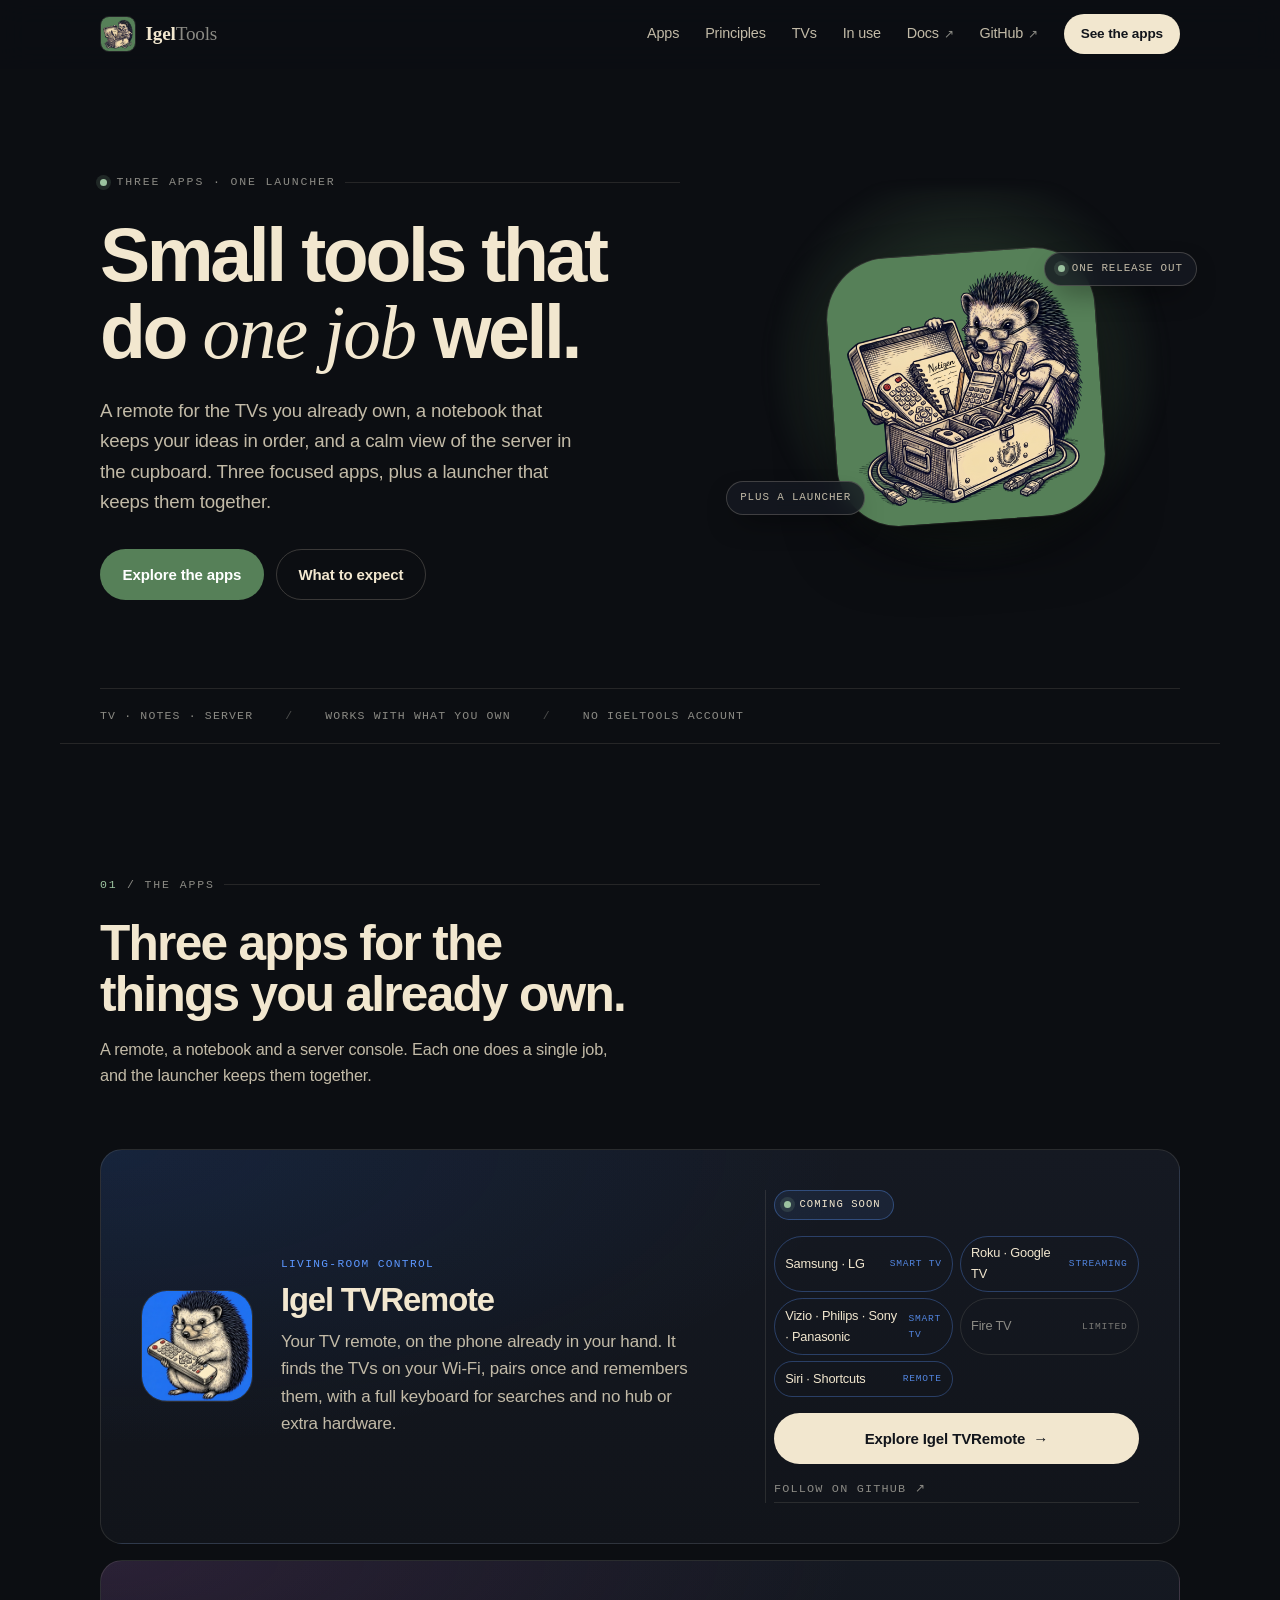
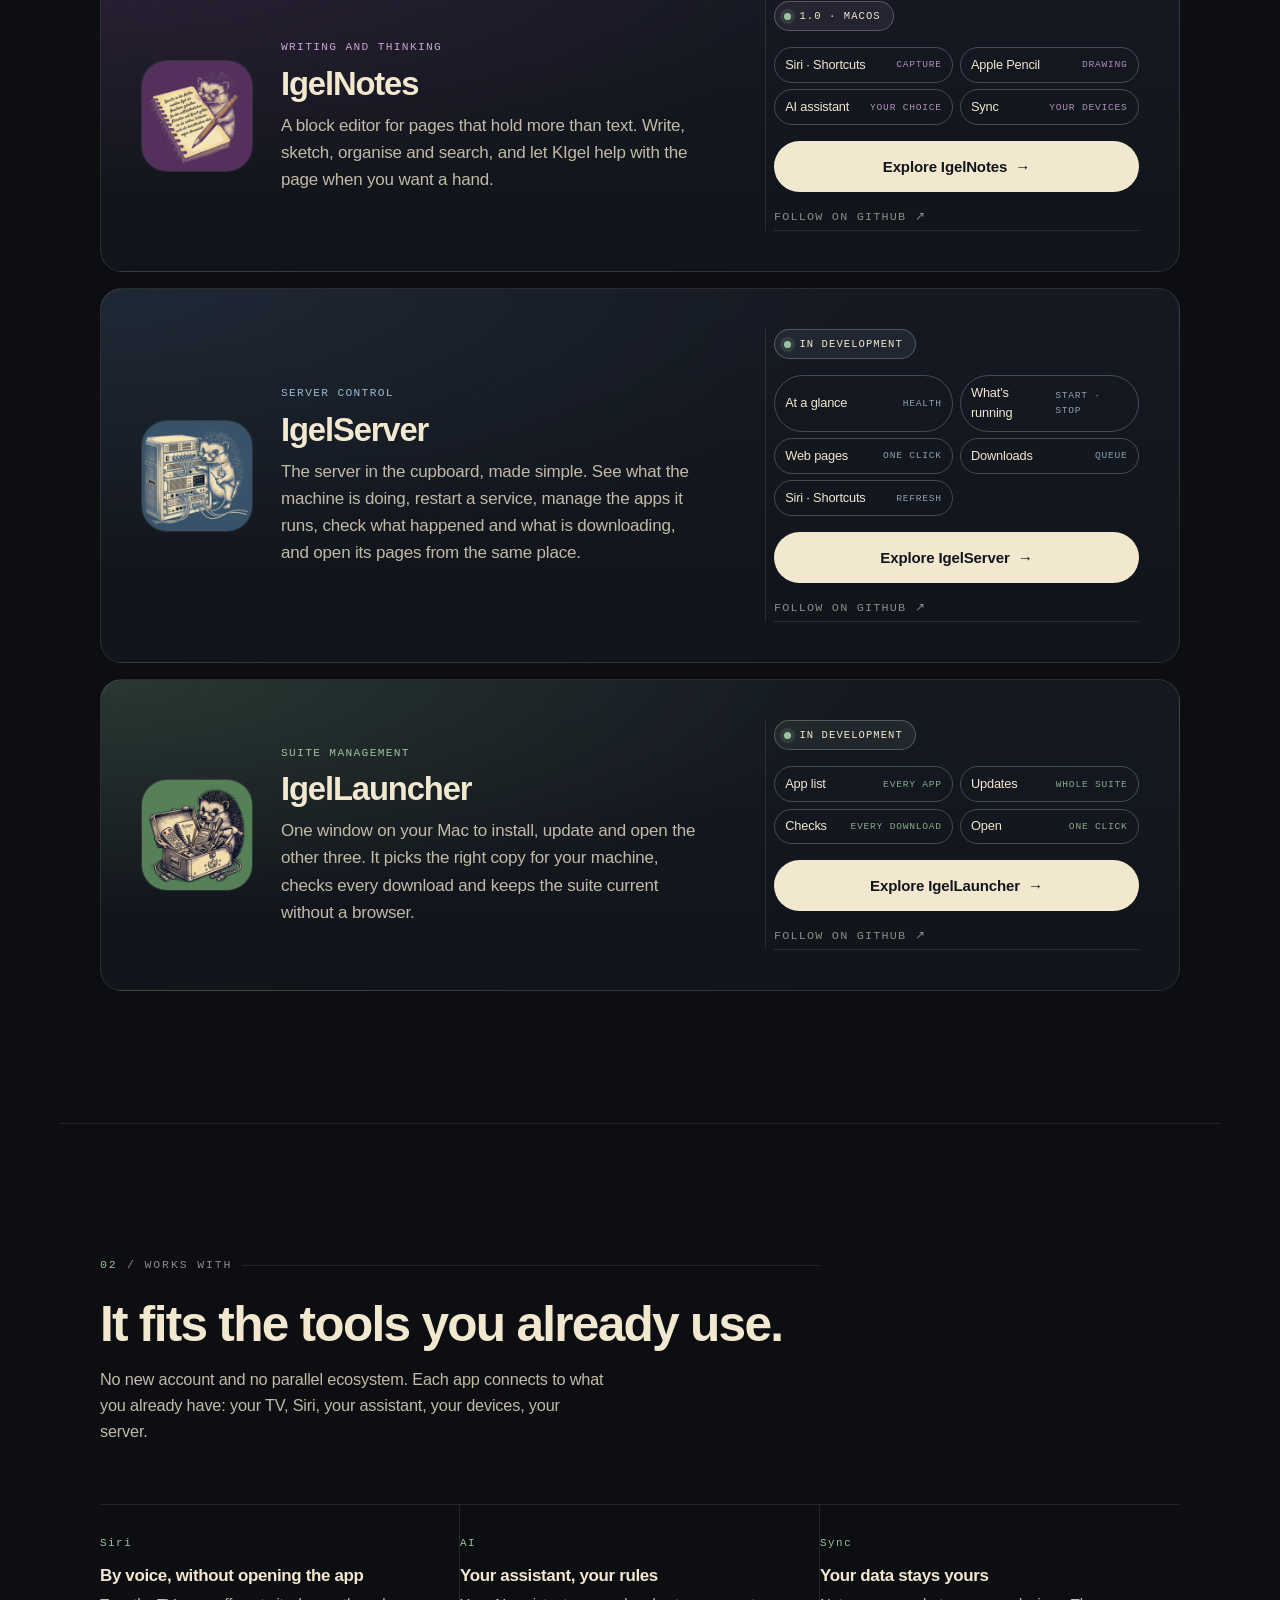
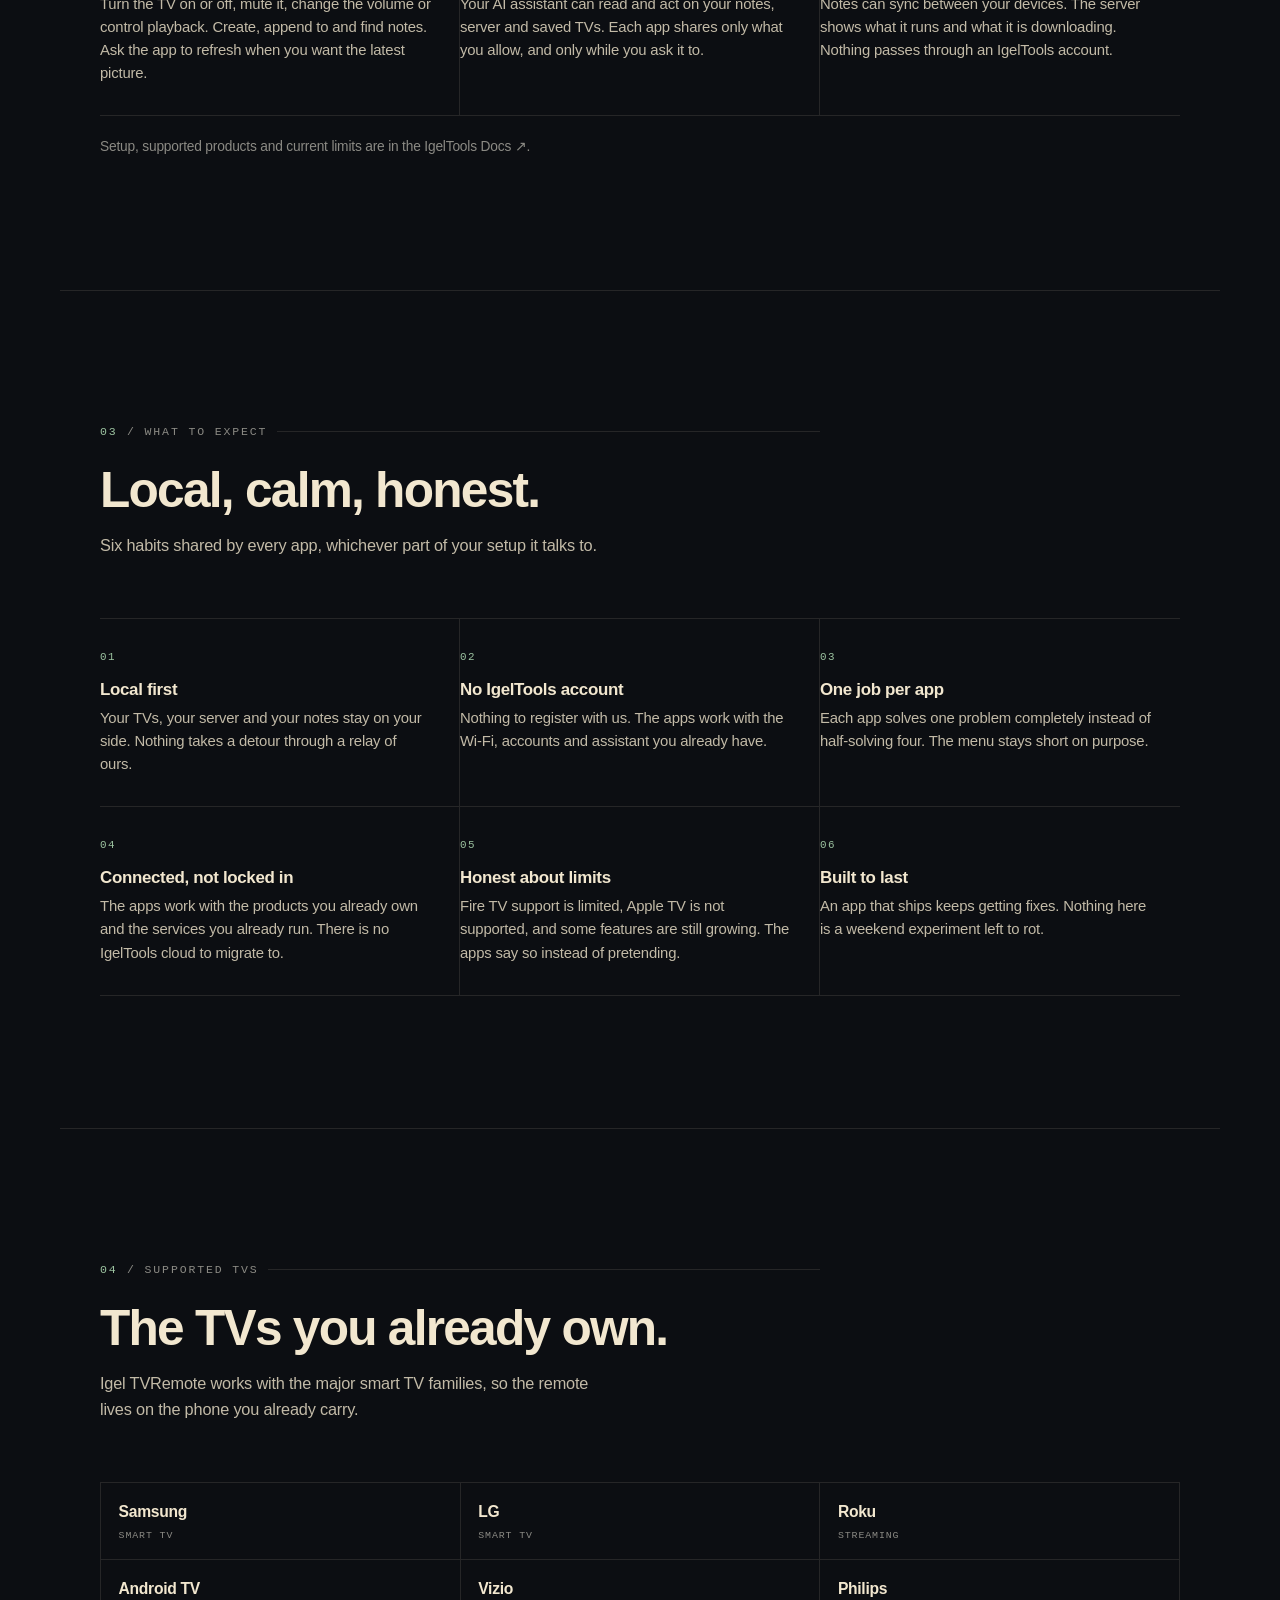
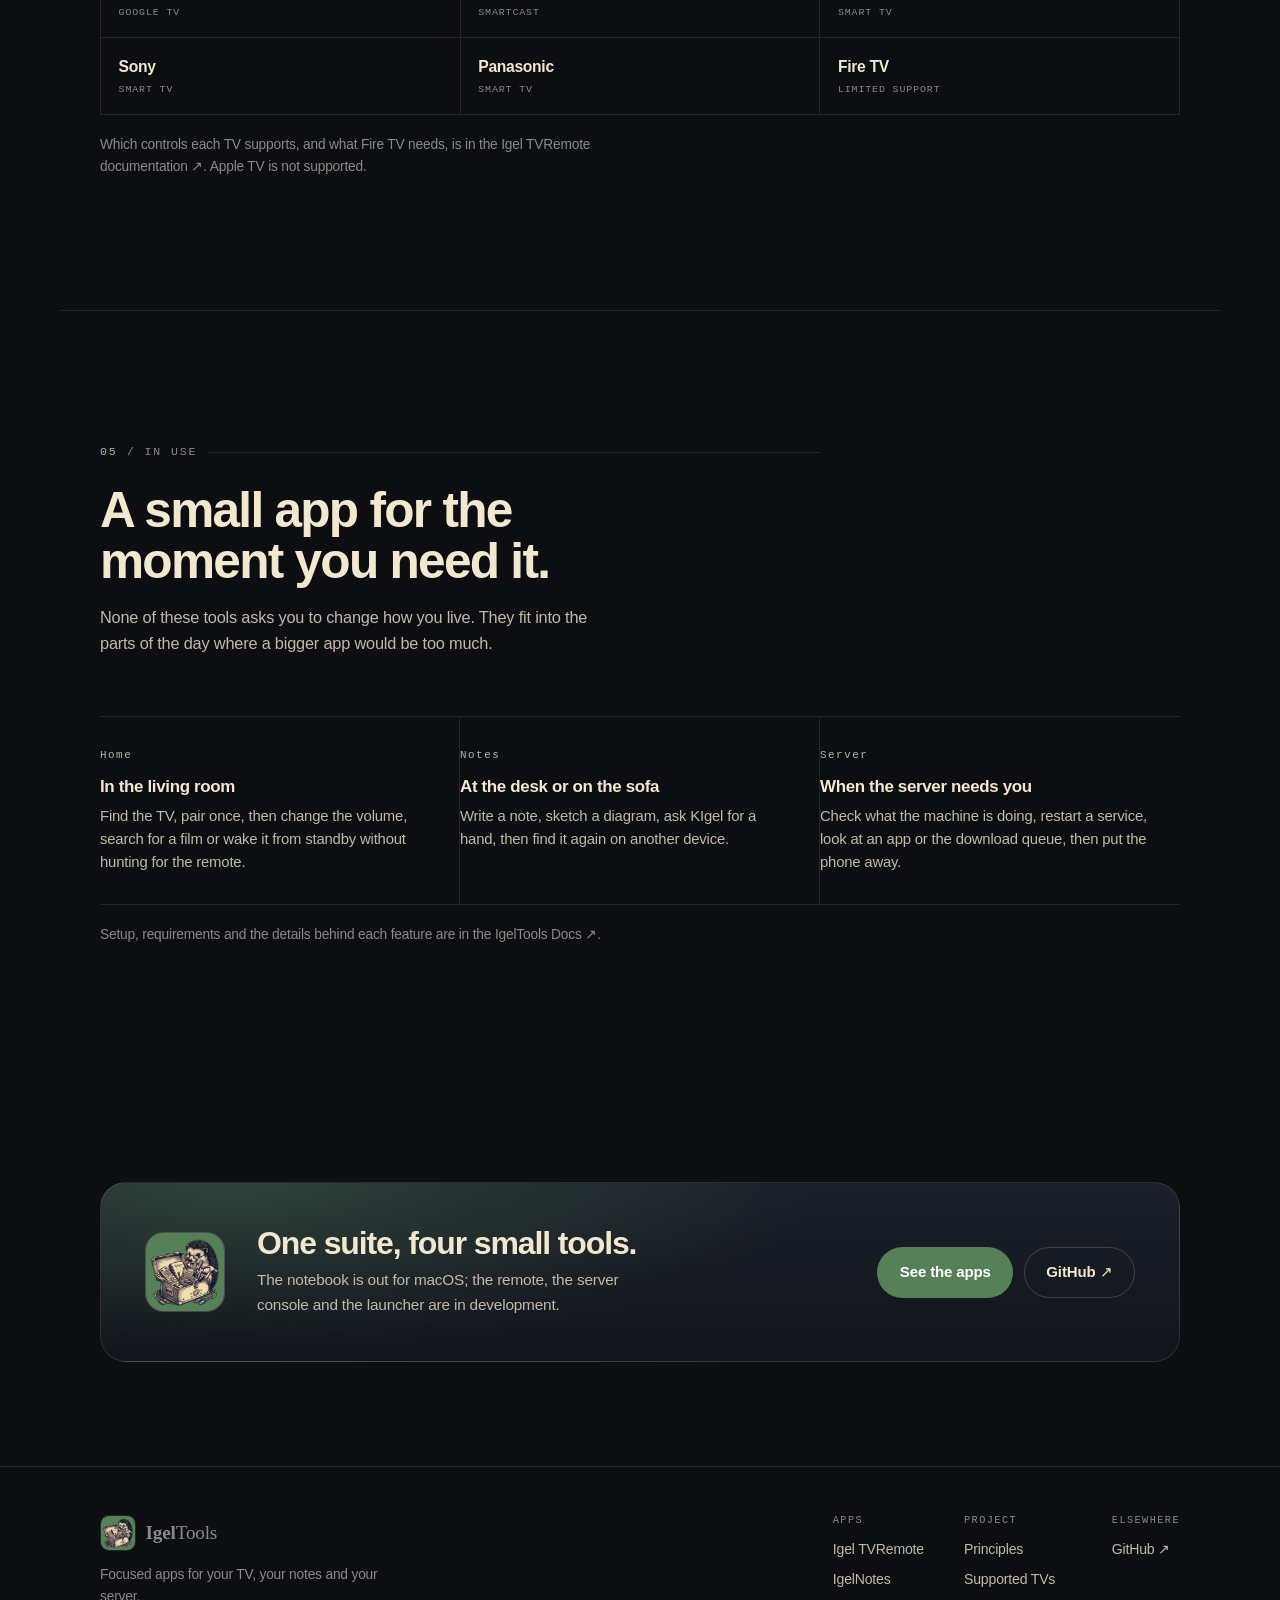
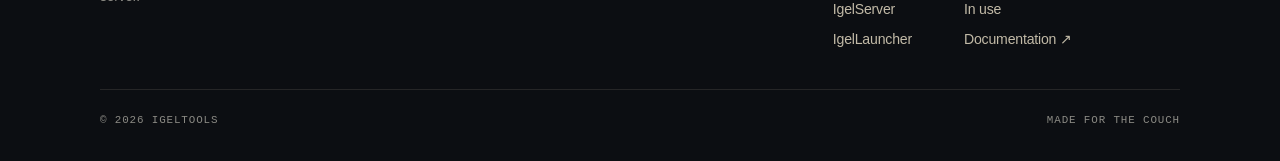
<file: index.html>
<!DOCTYPE html>
<html lang="en">
<head>
<meta charset="utf-8">
<meta name="viewport" content="width=device-width, initial-scale=1">
<title>IgelTools — Small tools that do one job well</title>
<meta name="description" content="IgelTools builds three focused apps for the things you already own: Igel TVRemote for the TVs on your Wi-Fi, IgelNotes for everything you need to remember, and IgelServer for the server in the cupboard — plus IgelLauncher to keep them together.">
<meta name="theme-color" content="#0c0e12">
<link rel="icon" href="assets/icons/igeltools-64.png" type="image/png" sizes="64x64">
<link rel="apple-touch-icon" href="assets/icons/igeltools-256.png">
<meta property="og:title" content="IgelTools — Small tools that do one job well">
<meta property="og:description" content="Three focused apps and one launcher: a TV remote, a notebook and a server console.">
<meta property="og:type" content="website">
<link rel="stylesheet" href="assets/css/style.css">
</head>
<body>
<a class="skip" href="#main">Skip to content</a>

<header class="site-header" id="top">
  <div class="wrap header-inner">
    <a class="brand" href="index.html" aria-label="IgelTools — home">
      <img class="brand-mark" src="assets/icons/igeltools-256.png" alt="" width="256" height="256">
      <span class="brand-word">Igel<span>Tools</span></span>
    </a>
    <button class="nav-toggle" type="button" aria-expanded="false" aria-controls="site-nav">Menu</button>
    <nav class="site-nav" id="site-nav" aria-label="Main">
      <a href="#apps">Apps</a>
      <a href="#principles">Principles</a>
      <a href="#tvs">TVs</a>
      <a href="#use">In use</a>
      <a class="nav-ext" href="https://chuucommie.github.io/IgelTools-docs/" target="_blank" rel="noreferrer">Docs <span aria-hidden="true">↗</span></a>
      <!-- Point these at each repository once it is public. -->
      <a class="nav-ext" href="https://github.com/Chuucommie" target="_blank" rel="noreferrer">GitHub <span aria-hidden="true">↗</span></a>
      <a class="btn btn-primary btn-sm" href="#apps">See the apps</a>
    </nav>
  </div>
</header>

<main id="main">

  <!-- Hero -->
  <section class="hero wrap">
    <div class="hero-copy">
      <p class="eyebrow"><span class="dot dot-live"></span> Three apps · one launcher</p>
      <h1>Small tools that do <em>one job</em> well.</h1>
      <p class="lede">A remote for the TVs you already own, a notebook that keeps your ideas in order, and a calm view of the server in the cupboard. Three focused apps, plus a launcher that keeps them together.</p>
      <div class="hero-actions">
        <a class="btn btn-green" href="#apps">Explore the apps</a>
        <a class="btn btn-ghost" href="#principles">What to expect</a>
      </div>
    </div>

    <div class="hero-art">
      <span class="glow" aria-hidden="true"></span>
      <div class="icon-card">
        <img src="assets/icons/igeltools-512.png" alt="The IgelTools icon: an engraved hedgehog in glasses beside an open toolbox full of tools, on a deep green field." width="512" height="512">
      </div>
      <span class="chip chip-a"><span class="dot dot-live"></span> One release out</span>
      <span class="chip chip-b">Plus a launcher</span>
    </div>
  </section>

  <div class="wrap">
    <div class="strip" role="list">
      <span role="listitem">TV · Notes · Server</span>
      <span class="strip-sep" aria-hidden="true">/</span>
      <span role="listitem">Works with what you own</span>
      <span class="strip-sep" aria-hidden="true">/</span>
      <span role="listitem">No IgelTools account</span>
    </div>
  </div>

  <!-- 01 · Apps -->
  <section class="section wrap" id="apps">
    <div class="section-head reveal">
      <p class="eyebrow"><span class="num">01</span> / The apps</p>
      <h2>Three apps for the things you already own.</h2>
      <p class="section-sub">A remote, a notebook and a server console. Each one does a single job, and the launcher keeps them together.</p>
    </div>

    <article class="app-card app-card--remote reveal">
      <div class="app-card-main">
        <div class="app-thumb">
          <img src="assets/icons/igeltvremote-256.png" alt="" width="112" height="112">
        </div>
        <div>
          <p class="app-kicker">Living-room control</p>
          <h3 class="app-title">Igel TVRemote</h3>
          <p class="app-desc">Your TV remote, on the phone already in your hand. It finds the TVs on your Wi-Fi, pairs once and remembers them, with a full keyboard for searches and no hub or extra hardware.</p>
        </div>
      </div>

      <div class="app-side">
        <span class="badge"><span class="dot dot-live"></span> Coming soon</span>
        <ul class="status-list">
          <li class="is-on">Samsung · LG <span>Smart TV</span></li>
          <li class="is-on">Roku · Google TV <span>Streaming</span></li>
          <li class="is-on">Vizio · Philips · Sony · Panasonic <span>Smart TV</span></li>
          <li>Fire TV <span>Limited</span></li>
          <li class="is-on">Siri · Shortcuts <span>Remote</span></li>
        </ul>
        <a class="btn btn-primary btn-block" href="apps/igeltvremote.html">Explore Igel TVRemote <span aria-hidden="true">→</span></a>
        <a class="link-quiet" href="https://github.com/Chuucommie" target="_blank" rel="noreferrer">Follow on GitHub ↗</a>
      </div>
    </article>

    <article class="app-card app-card--notes reveal">
      <div class="app-card-main">
        <div class="app-thumb">
          <img src="assets/icons/igelnotes-256.png" alt="" width="112" height="112">
        </div>
        <div>
          <p class="app-kicker">Writing and thinking</p>
          <h3 class="app-title">IgelNotes</h3>
          <p class="app-desc">A block editor for pages that hold more than text. Write, sketch, organise and search, and let KIgel help with the page when you want a hand.</p>
        </div>
      </div>

      <div class="app-side">
        <span class="badge"><span class="dot dot-live"></span> 1.0 · macOS</span>
        <ul class="status-list">
          <li class="is-on">Siri · Shortcuts <span>Capture</span></li>
          <li class="is-on">Apple Pencil <span>Drawing</span></li>
          <li class="is-on">AI assistant <span>Your choice</span></li>
          <li class="is-on">Sync <span>Your devices</span></li>
        </ul>
        <a class="btn btn-primary btn-block" href="apps/igelnotes.html">Explore IgelNotes <span aria-hidden="true">→</span></a>
        <a class="link-quiet" href="https://github.com/Chuucommie" target="_blank" rel="noreferrer">Follow on GitHub ↗</a>
      </div>
    </article>

    <article class="app-card app-card--server reveal">
      <div class="app-card-main">
        <div class="app-thumb">
          <img src="assets/icons/igelserver-256.png" alt="" width="112" height="112">
        </div>
        <div>
          <p class="app-kicker">Server control</p>
          <h3 class="app-title">IgelServer</h3>
          <p class="app-desc">The server in the cupboard, made simple. See what the machine is doing, restart a service, manage the apps it runs, check what happened and what is downloading, and open its pages from the same place.</p>
        </div>
      </div>

      <div class="app-side">
        <span class="badge"><span class="dot dot-live"></span> In development</span>
        <ul class="status-list">
          <li class="is-on">At a glance <span>Health</span></li>
          <li class="is-on">What's running <span>Start · stop</span></li>
          <li class="is-on">Web pages <span>One click</span></li>
          <li class="is-on">Downloads <span>Queue</span></li>
          <li class="is-on">Siri · Shortcuts <span>Refresh</span></li>
        </ul>
        <a class="btn btn-primary btn-block" href="apps/igelserver.html">Explore IgelServer <span aria-hidden="true">→</span></a>
        <a class="link-quiet" href="https://github.com/Chuucommie" target="_blank" rel="noreferrer">Follow on GitHub ↗</a>
      </div>
    </article>

    <article class="app-card app-card--launcher reveal">
      <div class="app-card-main">
        <div class="app-thumb">
          <img src="assets/icons/igeltools-256.png" alt="" width="112" height="112">
        </div>
        <div>
          <p class="app-kicker">Suite management</p>
          <h3 class="app-title">IgelLauncher</h3>
          <p class="app-desc">One window on your Mac to install, update and open the other three. It picks the right copy for your machine, checks every download and keeps the suite current without a browser.</p>
        </div>
      </div>

      <div class="app-side">
        <span class="badge"><span class="dot dot-live"></span> In development</span>
        <ul class="status-list">
          <li class="is-on">App list <span>Every app</span></li>
          <li class="is-on">Updates <span>Whole suite</span></li>
          <li class="is-on">Checks <span>Every download</span></li>
          <li class="is-on">Open <span>One click</span></li>
        </ul>
        <a class="btn btn-primary btn-block" href="apps/igellauncher.html">Explore IgelLauncher <span aria-hidden="true">→</span></a>
        <a class="link-quiet" href="https://github.com/Chuucommie" target="_blank" rel="noreferrer">Follow on GitHub ↗</a>
      </div>
    </article>
  </section>

  <!-- 02 · Works with -->
  <section class="section wrap" id="works-with">
    <div class="section-head reveal">
      <p class="eyebrow"><span class="num">02</span> / Works with</p>
      <h2>It fits the tools you already use.</h2>
      <p class="section-sub">No new account and no parallel ecosystem. Each app connects to what you already have: your TV, Siri, your assistant, your devices, your server.</p>
    </div>

    <div class="principles reveal">
      <div class="principle">
        <span class="principle-num">Siri</span>
        <h3>By voice, without opening the app</h3>
        <p>Turn the TV on or off, mute it, change the volume or control playback. Create, append to and find notes. Ask the app to refresh when you want the latest picture.</p>
      </div>
      <div class="principle">
        <span class="principle-num">AI</span>
        <h3>Your assistant, your rules</h3>
        <p>Your AI assistant can read and act on your notes, server and saved TVs. Each app shares only what you allow, and only while you ask it to.</p>
      </div>
      <div class="principle">
        <span class="principle-num">Sync</span>
        <h3>Your data stays yours</h3>
        <p>Notes can sync between your devices. The server shows what it runs and what it is downloading. Nothing passes through an IgelTools account.</p>
      </div>
    </div>

    <p class="note reveal">Setup, supported products and current limits are in the <a href="https://chuucommie.github.io/IgelTools-docs/" target="_blank" rel="noreferrer">IgelTools Docs ↗</a>.</p>
  </section>

  <!-- 03 · What to expect -->
  <section class="section wrap" id="principles">
    <div class="section-head reveal">
      <p class="eyebrow"><span class="num">03</span> / What to expect</p>
      <h2>Local, calm, honest.</h2>
      <p class="section-sub">Six habits shared by every app, whichever part of your setup it talks to.</p>
    </div>

    <div class="principles reveal">
      <div class="principle">
        <span class="principle-num">01</span>
        <h3>Local first</h3>
        <p>Your TVs, your server and your notes stay on your side. Nothing takes a detour through a relay of ours.</p>
      </div>
      <div class="principle">
        <span class="principle-num">02</span>
        <h3>No IgelTools account</h3>
        <p>Nothing to register with us. The apps work with the Wi-Fi, accounts and assistant you already have.</p>
      </div>
      <div class="principle">
        <span class="principle-num">03</span>
        <h3>One job per app</h3>
        <p>Each app solves one problem completely instead of half-solving four. The menu stays short on purpose.</p>
      </div>
      <div class="principle">
        <span class="principle-num">04</span>
        <h3>Connected, not locked in</h3>
        <p>The apps work with the products you already own and the services you already run. There is no IgelTools cloud to migrate to.</p>
      </div>
      <div class="principle">
        <span class="principle-num">05</span>
        <h3>Honest about limits</h3>
        <p>Fire TV support is limited, Apple TV is not supported, and some features are still growing. The apps say so instead of pretending.</p>
      </div>
      <div class="principle">
        <span class="principle-num">06</span>
        <h3>Built to last</h3>
        <p>An app that ships keeps getting fixes. Nothing here is a weekend experiment left to rot.</p>
      </div>
    </div>
  </section>

  <!-- 04 · TVs -->
  <section class="section wrap" id="tvs">
    <div class="section-head reveal">
      <p class="eyebrow"><span class="num">04</span> / Supported TVs</p>
      <h2>The TVs you already own.</h2>
      <p class="section-sub">Igel TVRemote works with the major smart TV families, so the remote lives on the phone you already carry.</p>
    </div>

    <div class="brands reveal">
      <div class="brand-cell"><strong>Samsung</strong><span>Smart TV</span></div>
      <div class="brand-cell"><strong>LG</strong><span>Smart TV</span></div>
      <div class="brand-cell"><strong>Roku</strong><span>Streaming</span></div>
      <div class="brand-cell"><strong>Android TV</strong><span>Google TV</span></div>
      <div class="brand-cell"><strong>Vizio</strong><span>SmartCast</span></div>
      <div class="brand-cell"><strong>Philips</strong><span>Smart TV</span></div>
      <div class="brand-cell"><strong>Sony</strong><span>Smart TV</span></div>
      <div class="brand-cell"><strong>Panasonic</strong><span>Smart TV</span></div>
      <div class="brand-cell"><strong>Fire TV</strong><span>Limited support</span></div>
    </div>
    <p class="note reveal">Which controls each TV supports, and what Fire TV needs, is in the <a href="https://chuucommie.github.io/IgelTools-docs/apps/igeltvremote.html" target="_blank" rel="noreferrer">Igel TVRemote documentation ↗</a>. Apple TV is not supported.</p>
  </section>

  <!-- 05 · In use -->
  <section class="section wrap" id="use">
    <div class="section-head reveal">
      <p class="eyebrow"><span class="num">05</span> / In use</p>
      <h2>A small app for the moment you need it.</h2>
      <p class="section-sub">None of these tools asks you to change how you live. They fit into the parts of the day where a bigger app would be too much.</p>
    </div>

    <div class="principles reveal">
      <div class="principle">
        <span class="principle-num">Home</span>
        <h3>In the living room</h3>
        <p>Find the TV, pair once, then change the volume, search for a film or wake it from standby without hunting for the remote.</p>
      </div>
      <div class="principle">
        <span class="principle-num">Notes</span>
        <h3>At the desk or on the sofa</h3>
        <p>Write a note, sketch a diagram, ask KIgel for a hand, then find it again on another device.</p>
      </div>
      <div class="principle">
        <span class="principle-num">Server</span>
        <h3>When the server needs you</h3>
        <p>Check what the machine is doing, restart a service, look at an app or the download queue, then put the phone away.</p>
      </div>
    </div>

    <p class="note reveal">Setup, requirements and the details behind each feature are in the <a href="https://chuucommie.github.io/IgelTools-docs/" target="_blank" rel="noreferrer">IgelTools Docs ↗</a>.</p>
  </section>

  <!-- CTA -->
  <section class="cta wrap">
    <div class="cta-inner reveal">
      <img class="cta-icon" src="assets/icons/igeltools-256.png" alt="" width="80" height="80">
      <div class="cta-body">
        <h2>One suite, four small tools.</h2>
        <p>The notebook is out for macOS; the remote, the server console and the launcher are in development.</p>
      </div>
      <div class="cta-actions">
        <a class="btn btn-green" href="#apps">See the apps</a>
        <a class="btn btn-ghost" href="https://github.com/Chuucommie" target="_blank" rel="noreferrer">GitHub ↗</a>
      </div>
    </div>
  </section>

</main>

<footer class="site-footer">
  <div class="wrap">
    <div class="footer-grid">
      <div class="footer-brand">
        <a class="brand" href="index.html">
          <img class="brand-mark" src="assets/icons/igeltools-256.png" alt="" width="256" height="256">
          <span class="brand-word">Igel<span>Tools</span></span>
        </a>
        <p>Focused apps for your TV, your notes and your server.</p>
      </div>
      <div class="footer-cols">
        <div class="footer-col">
          <h3>Apps</h3>
          <ul>
            <li><a href="apps/igeltvremote.html">Igel TVRemote</a></li>
            <li><a href="apps/igelnotes.html">IgelNotes</a></li>
            <li><a href="apps/igelserver.html">IgelServer</a></li>
            <li><a href="apps/igellauncher.html">IgelLauncher</a></li>
          </ul>
        </div>
        <div class="footer-col">
          <h3>Project</h3>
          <ul>
            <li><a href="#principles">Principles</a></li>
            <li><a href="#tvs">Supported TVs</a></li>
            <li><a href="#use">In use</a></li>
            <li><a href="https://chuucommie.github.io/IgelTools-docs/" target="_blank" rel="noreferrer">Documentation ↗</a></li>
          </ul>
        </div>
        <div class="footer-col">
          <h3>Elsewhere</h3>
          <ul>
            <li><a href="https://github.com/Chuucommie" target="_blank" rel="noreferrer">GitHub ↗</a></li>
          </ul>
        </div>
      </div>
    </div>
    <div class="footer-bottom">
      <span>© <span id="year">2026</span> IgelTools</span>
      <span>Made for the couch</span>
    </div>
  </div>
</footer>

<script src="assets/js/main.js" defer></script>
</body>
</html>
</file>
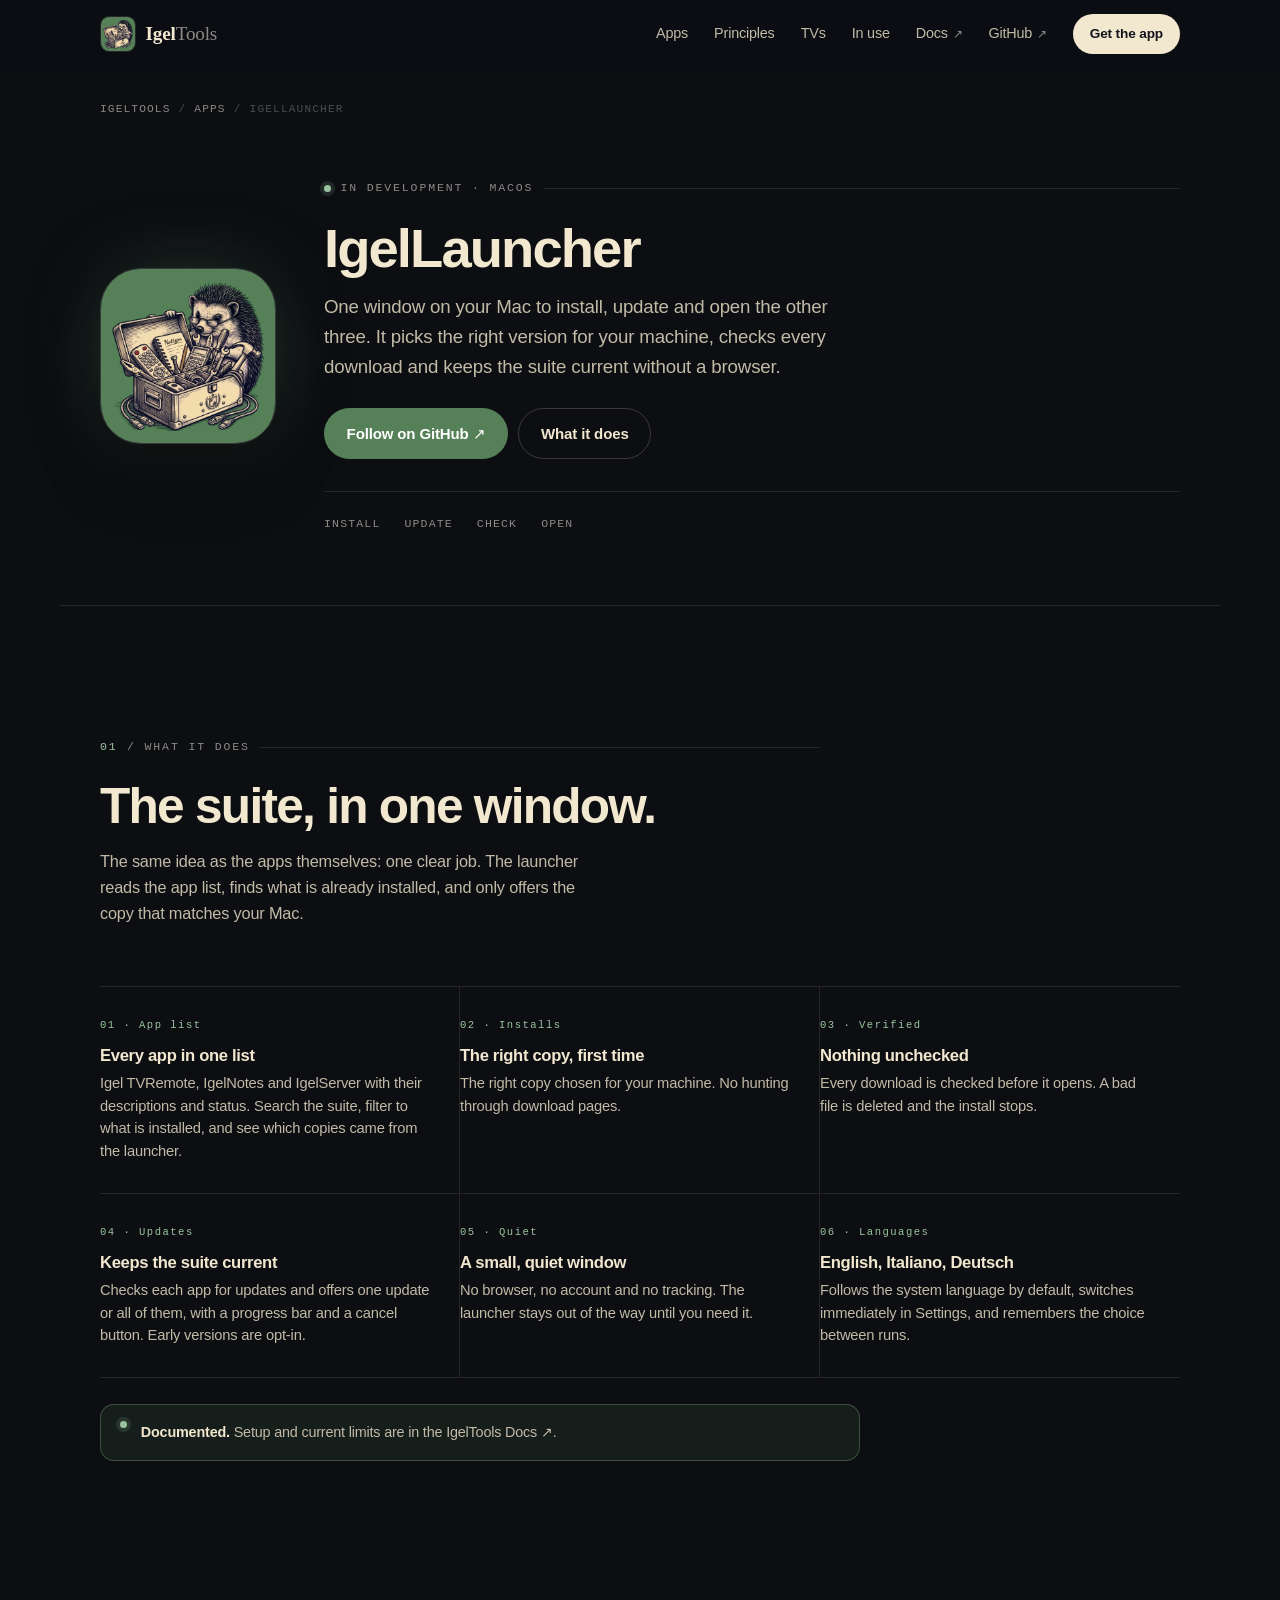
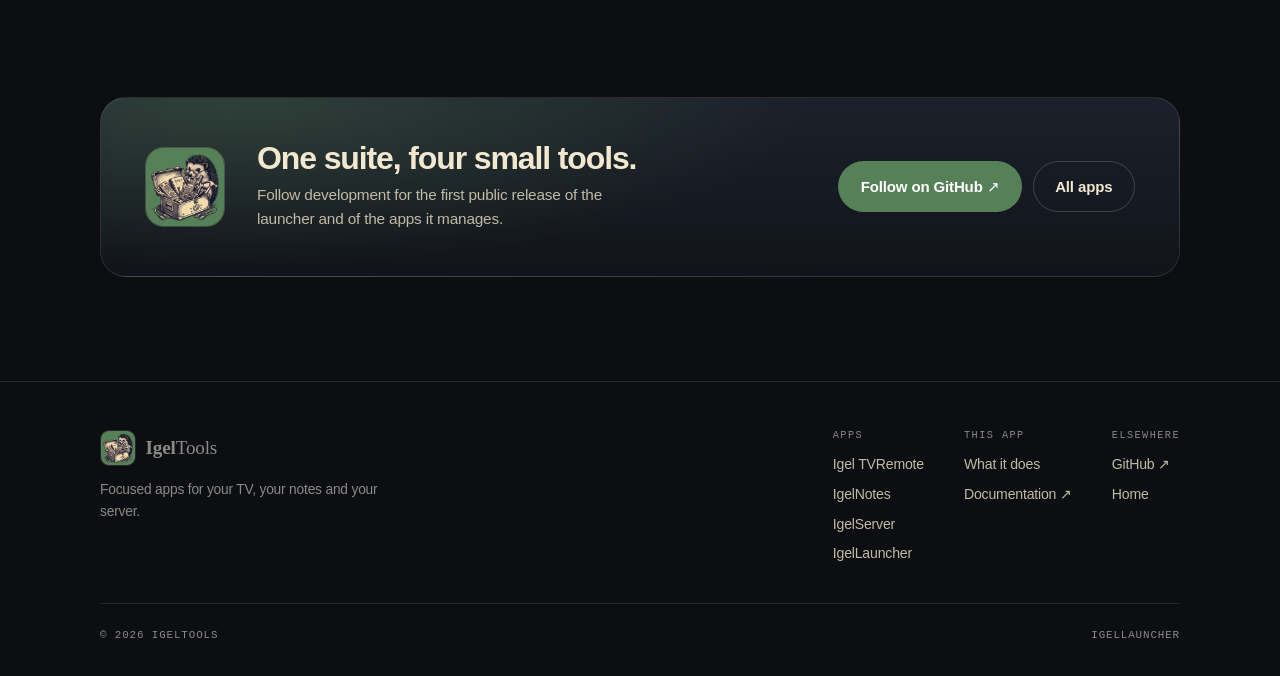
<file: apps/igellauncher.html>
<!DOCTYPE html>
<html lang="en">
<head>
<meta charset="utf-8">
<meta name="viewport" content="width=device-width, initial-scale=1">
<title>IgelLauncher — IgelTools</title>
<meta name="description" content="IgelLauncher installs, updates and opens the IgelTools suite from one window: the right version for your machine, every download checked, with no browser in between.">
<meta name="theme-color" content="#0c0e12">
<link rel="icon" href="../assets/icons/igeltools-64.png" type="image/png" sizes="64x64">
<link rel="apple-touch-icon" href="../assets/icons/igeltools-256.png">
<meta property="og:title" content="IgelLauncher — IgelTools">
<meta property="og:description" content="One window to install, update and open the IgelTools suite.">
<meta property="og:type" content="website">
<link rel="stylesheet" href="../assets/css/style.css">
</head>
<body>
<a class="skip" href="#main">Skip to content</a>

<header class="site-header" id="top">
  <div class="wrap header-inner">
    <a class="brand" href="../index.html" aria-label="IgelTools — home">
      <img class="brand-mark" src="../assets/icons/igeltools-256.png" alt="" width="256" height="256">
      <span class="brand-word">Igel<span>Tools</span></span>
    </a>
    <button class="nav-toggle" type="button" aria-expanded="false" aria-controls="site-nav">Menu</button>
    <nav class="site-nav" id="site-nav" aria-label="Main">
      <a href="../index.html#apps">Apps</a>
      <a href="../index.html#principles">Principles</a>
      <a href="../index.html#tvs">TVs</a>
      <a href="../index.html#use">In use</a>
      <a class="nav-ext" href="https://chuucommie.github.io/IgelTools-docs/apps/igellauncher.html" target="_blank" rel="noreferrer">Docs <span aria-hidden="true">↗</span></a>
      <a class="nav-ext" href="https://github.com/Chuucommie" target="_blank" rel="noreferrer">GitHub <span aria-hidden="true">↗</span></a>
      <a class="btn btn-primary btn-sm" href="#get">Get the app</a>
    </nav>
  </div>
</header>

<main id="main">
  <div class="wrap">
    <nav class="breadcrumb" aria-label="Breadcrumb">
      <a href="../index.html">IgelTools</a>
      <span aria-hidden="true">/</span>
      <a href="../index.html#apps">Apps</a>
      <span aria-hidden="true">/</span>
      <span aria-current="page">IgelLauncher</span>
    </nav>
  </div>

  <section class="wrap app-hero">
    <img class="app-hero-icon" src="../assets/icons/igeltools-512.png" alt="IgelLauncher icon — the IgelTools hedgehog and toolbox on a green field" width="176" height="176">
    <div class="app-hero-body">
      <p class="eyebrow"><span class="dot dot-live"></span> In development · macOS</p>
      <h1>IgelLauncher</h1>
      <p class="lede">One window on your Mac to install, update and open the other three. It picks the right version for your machine, checks every download and keeps the suite current without a browser.</p>
      <div class="app-hero-actions">
        <a class="btn btn-green" href="https://github.com/Chuucommie" target="_blank" rel="noreferrer">Follow on GitHub ↗</a>
        <a class="btn btn-ghost" href="#features">What it does</a>
      </div>
      <ul class="hero-meta">
        <li>Install</li>
        <li>Update</li>
        <li>Check</li>
        <li>Open</li>
      </ul>
    </div>
  </section>

  <section class="section wrap" id="features">
    <div class="section-head reveal">
      <p class="eyebrow"><span class="num">01</span> / What it does</p>
      <h2>The suite, in one window.</h2>
      <p class="section-sub">The same idea as the apps themselves: one clear job. The launcher reads the app list, finds what is already installed, and only offers the copy that matches your Mac.</p>
    </div>

    <div class="feature-grid reveal">
      <div class="feature">
        <span class="feature-icon">01 · App list</span>
        <h3>Every app in one list</h3>
        <p>Igel TVRemote, IgelNotes and IgelServer with their descriptions and status. Search the suite, filter to what is installed, and see which copies came from the launcher.</p>
      </div>
      <div class="feature">
        <span class="feature-icon">02 · Installs</span>
        <h3>The right copy, first time</h3>
        <p>The right copy chosen for your machine. No hunting through download pages.</p>
      </div>
      <div class="feature">
        <span class="feature-icon">03 · Verified</span>
        <h3>Nothing unchecked</h3>
        <p>Every download is checked before it opens. A bad file is deleted and the install stops.</p>
      </div>
      <div class="feature">
        <span class="feature-icon">04 · Updates</span>
        <h3>Keeps the suite current</h3>
        <p>Checks each app for updates and offers one update or all of them, with a progress bar and a cancel button. Early versions are opt-in.</p>
      </div>
      <div class="feature">
        <span class="feature-icon">05 · Quiet</span>
        <h3>A small, quiet window</h3>
        <p>No browser, no account and no tracking. The launcher stays out of the way until you need it.</p>
      </div>
      <div class="feature">
        <span class="feature-icon">06 · Languages</span>
        <h3>English, Italiano, Deutsch</h3>
        <p>Follows the system language by default, switches immediately in Settings, and remembers the choice between runs.</p>
      </div>
    </div>
    <div class="notice reveal">
      <span class="dot dot-live" aria-hidden="true"></span>
      <p><strong>Documented.</strong> Setup and current limits are in the <a href="https://chuucommie.github.io/IgelTools-docs/apps/igellauncher.html" target="_blank" rel="noreferrer">IgelTools Docs ↗</a>.</p>
    </div>

  </section>


  <section class="cta wrap" id="get">
    <div class="cta-inner reveal">
      <img class="cta-icon" src="../assets/icons/igeltools-256.png" alt="" width="80" height="80">
      <div class="cta-body">
        <h2>One suite, four small tools.</h2>
        <p>Follow development for the first public release of the launcher and of the apps it manages.</p>
      </div>
      <div class="cta-actions">
        <a class="btn btn-green" href="https://github.com/Chuucommie" target="_blank" rel="noreferrer">Follow on GitHub ↗</a>
        <a class="btn btn-ghost" href="../index.html#apps">All apps</a>
      </div>
    </div>
  </section>
</main>

<footer class="site-footer">
  <div class="wrap">
    <div class="footer-grid">
      <div class="footer-brand">
        <a class="brand" href="../index.html">
          <img class="brand-mark" src="../assets/icons/igeltools-256.png" alt="" width="256" height="256">
          <span class="brand-word">Igel<span>Tools</span></span>
        </a>
        <p>Focused apps for your TV, your notes and your server.</p>
      </div>
      <div class="footer-cols">
        <div class="footer-col">
          <h3>Apps</h3>
          <ul>
            <li><a href="igeltvremote.html">Igel TVRemote</a></li>
            <li><a href="igelnotes.html">IgelNotes</a></li>
            <li><a href="igelserver.html">IgelServer</a></li>
            <li><a href="igellauncher.html">IgelLauncher</a></li>
          </ul>
        </div>
        <div class="footer-col">
          <h3>This app</h3>
          <ul>
            <li><a href="#features">What it does</a></li>
            <li><a href="https://chuucommie.github.io/IgelTools-docs/apps/igellauncher.html" target="_blank" rel="noreferrer">Documentation ↗</a></li>
          </ul>
        </div>
        <div class="footer-col">
          <h3>Elsewhere</h3>
          <ul>
            <li><a href="https://github.com/Chuucommie" target="_blank" rel="noreferrer">GitHub ↗</a></li>
            <li><a href="../index.html">Home</a></li>
          </ul>
        </div>
      </div>
    </div>
    <div class="footer-bottom">
      <span>© <span id="year">2026</span> IgelTools</span>
      <span>IgelLauncher</span>
    </div>
  </div>
</footer>

<script src="../assets/js/main.js" defer></script>
</body>
</html>
</file>
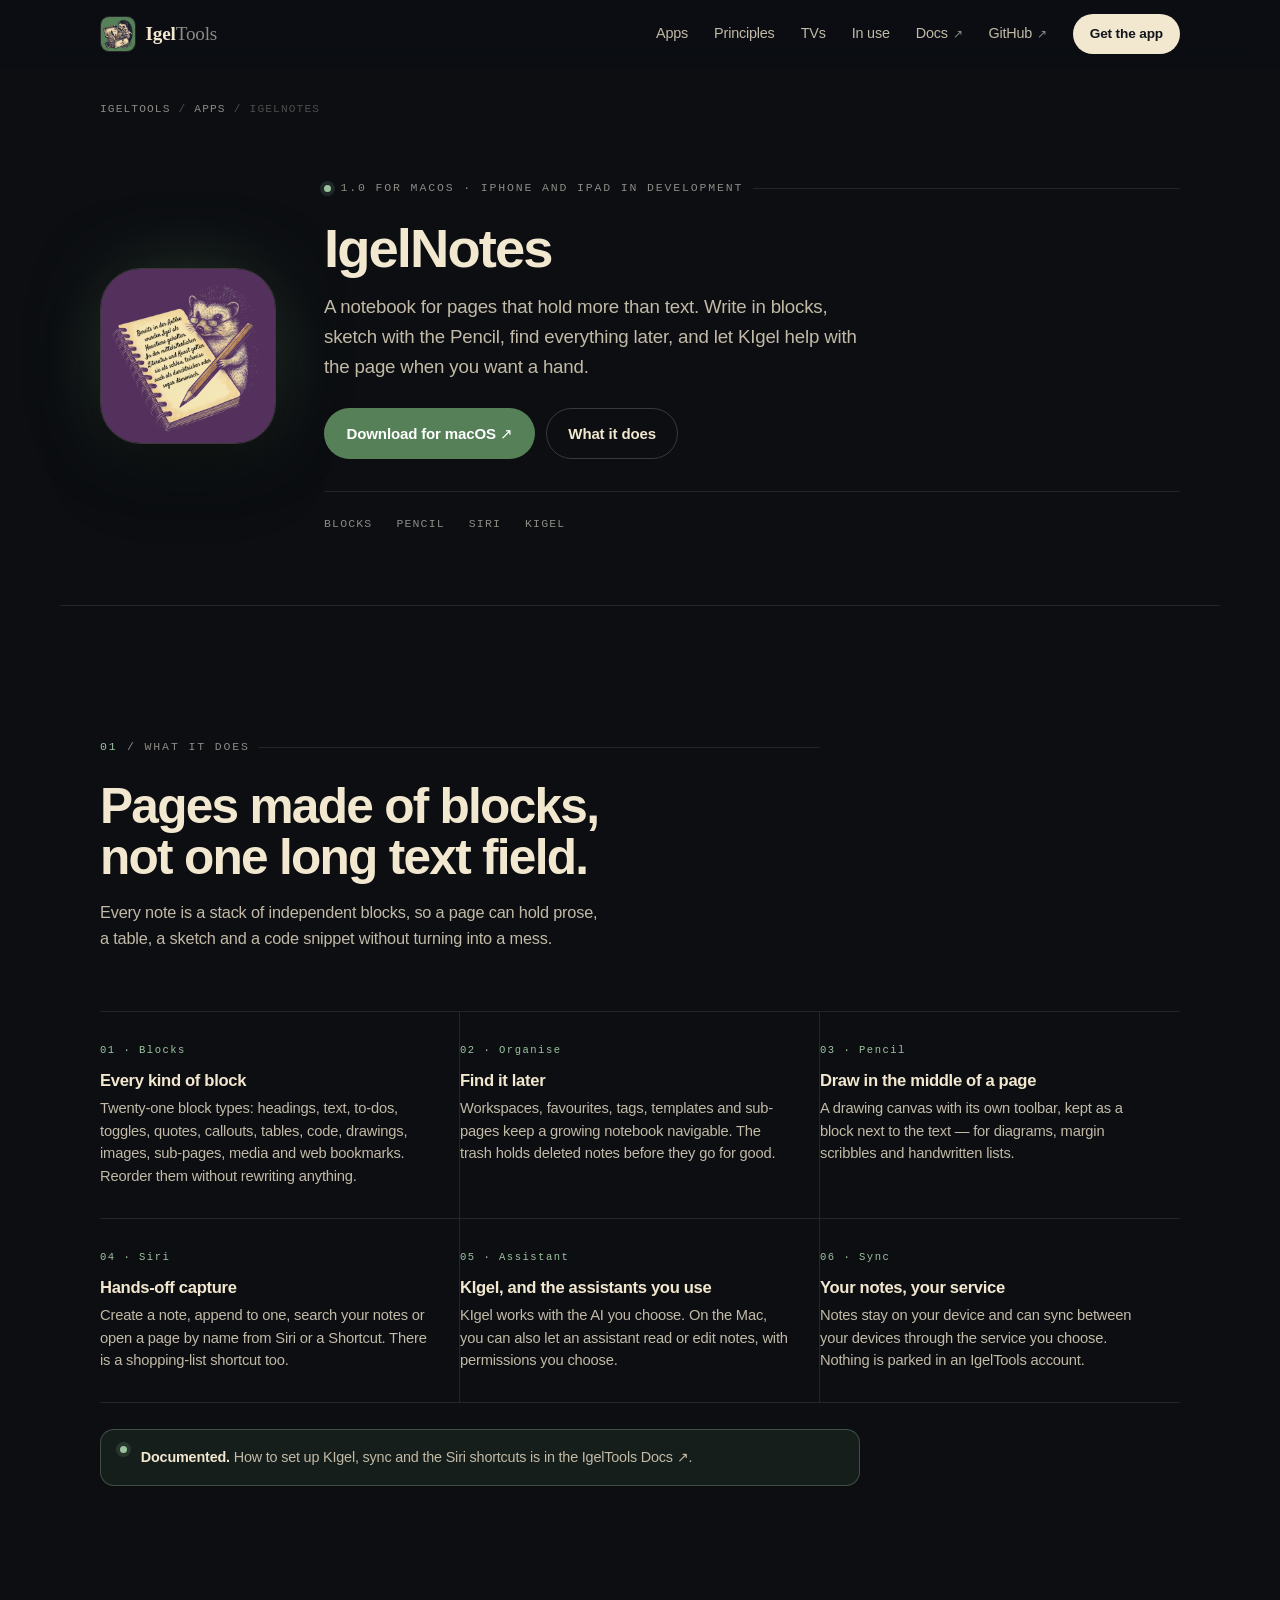
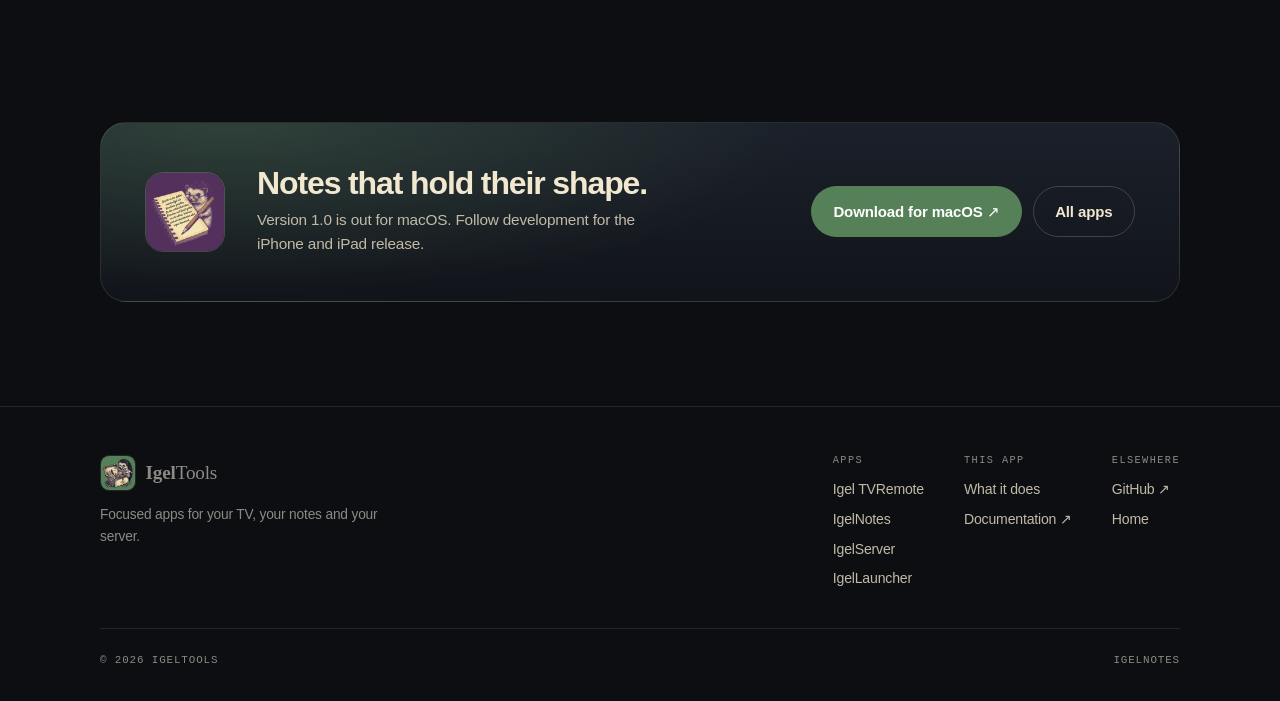
<file: apps/igelnotes.html>
<!DOCTYPE html>
<html lang="en">
<head>
<meta charset="utf-8">
<meta name="viewport" content="width=device-width, initial-scale=1">
<title>IgelNotes — IgelTools</title>
<meta name="description" content="IgelNotes is a block-based notebook for iPhone, iPad and Mac. Version 1.0 is available for macOS: 21 block types, Pencil drawing, Siri, KIgel and sync between your devices.">
<meta name="theme-color" content="#0c0e12">
<link rel="icon" href="../assets/icons/igeltools-64.png" type="image/png" sizes="64x64">
<link rel="apple-touch-icon" href="../assets/icons/igelnotes-256.png">
<meta property="og:title" content="IgelNotes — IgelTools">
<meta property="og:description" content="Block-based notes for iPhone, iPad and Mac. Version 1.0 for macOS.">
<meta property="og:type" content="website">
<link rel="stylesheet" href="../assets/css/style.css">
</head>
<body>
<a class="skip" href="#main">Skip to content</a>

<header class="site-header" id="top">
  <div class="wrap header-inner">
    <a class="brand" href="../index.html" aria-label="IgelTools — home">
      <img class="brand-mark" src="../assets/icons/igeltools-256.png" alt="" width="256" height="256">
      <span class="brand-word">Igel<span>Tools</span></span>
    </a>
    <button class="nav-toggle" type="button" aria-expanded="false" aria-controls="site-nav">Menu</button>
    <nav class="site-nav" id="site-nav" aria-label="Main">
      <a href="../index.html#apps">Apps</a>
      <a href="../index.html#principles">Principles</a>
      <a href="../index.html#tvs">TVs</a>
      <a href="../index.html#use">In use</a>
      <a class="nav-ext" href="https://chuucommie.github.io/IgelTools-docs/apps/igelnotes.html" target="_blank" rel="noreferrer">Docs <span aria-hidden="true">↗</span></a>
      <a class="nav-ext" href="https://github.com/Chuucommie" target="_blank" rel="noreferrer">GitHub <span aria-hidden="true">↗</span></a>
      <a class="btn btn-primary btn-sm" href="#get">Get the app</a>
    </nav>
  </div>
</header>

<main id="main">
  <div class="wrap">
    <nav class="breadcrumb" aria-label="Breadcrumb">
      <a href="../index.html">IgelTools</a>
      <span aria-hidden="true">/</span>
      <a href="../index.html#apps">Apps</a>
      <span aria-hidden="true">/</span>
      <span aria-current="page">IgelNotes</span>
    </nav>
  </div>

  <section class="wrap app-hero">
    <img class="app-hero-icon" src="../assets/icons/igelnotes-512.png" alt="IgelNotes app icon" width="176" height="176">
    <div class="app-hero-body">
      <p class="eyebrow"><span class="dot dot-live"></span> 1.0 for macOS · iPhone and iPad in development</p>
      <h1>IgelNotes</h1>
      <p class="lede">A notebook for pages that hold more than text. Write in blocks, sketch with the Pencil, find everything later, and let KIgel help with the page when you want a hand.</p>
      <div class="app-hero-actions">
        <a class="btn btn-green" href="https://github.com/Chuucommie/IgelTools-Releases/releases/tag/igelnotes-v1.0.0" target="_blank" rel="noreferrer">Download for macOS ↗</a>
        <a class="btn btn-ghost" href="#features">What it does</a>
      </div>
      <ul class="hero-meta">
        <li>Blocks</li>
        <li>Pencil</li>
        <li>Siri</li>
        <li>KIgel</li>
      </ul>
    </div>
  </section>

  <section class="section wrap" id="features">
    <div class="section-head reveal">
      <p class="eyebrow"><span class="num">01</span> / What it does</p>
      <h2>Pages made of blocks, not one long text field.</h2>
      <p class="section-sub">Every note is a stack of independent blocks, so a page can hold prose, a table, a sketch and a code snippet without turning into a mess.</p>
    </div>

    <div class="feature-grid reveal">
      <div class="feature">
        <span class="feature-icon">01 · Blocks</span>
        <h3>Every kind of block</h3>
        <p>Twenty-one block types: headings, text, to-dos, toggles, quotes, callouts, tables, code, drawings, images, sub-pages, media and web bookmarks. Reorder them without rewriting anything.</p>
      </div>
      <div class="feature">
        <span class="feature-icon">02 · Organise</span>
        <h3>Find it later</h3>
        <p>Workspaces, favourites, tags, templates and sub-pages keep a growing notebook navigable. The trash holds deleted notes before they go for good.</p>
      </div>
      <div class="feature">
        <span class="feature-icon">03 · Pencil</span>
        <h3>Draw in the middle of a page</h3>
        <p>A drawing canvas with its own toolbar, kept as a block next to the text — for diagrams, margin scribbles and handwritten lists.</p>
      </div>
      <div class="feature">
        <span class="feature-icon">04 · Siri</span>
        <h3>Hands-off capture</h3>
        <p>Create a note, append to one, search your notes or open a page by name from Siri or a Shortcut. There is a shopping-list shortcut too.</p>
      </div>
      <div class="feature">
        <span class="feature-icon">05 · Assistant</span>
        <h3>KIgel, and the assistants you use</h3>
        <p>KIgel works with the AI you choose. On the Mac, you can also let an assistant read or edit notes, with permissions you choose.</p>
      </div>
      <div class="feature">
        <span class="feature-icon">06 · Sync</span>
        <h3>Your notes, your service</h3>
        <p>Notes stay on your device and can sync between your devices through the service you choose. Nothing is parked in an IgelTools account.</p>
      </div>
    </div>
    <div class="notice reveal">
      <span class="dot dot-live" aria-hidden="true"></span>
      <p><strong>Documented.</strong> How to set up KIgel, sync and the Siri shortcuts is in the <a href="https://chuucommie.github.io/IgelTools-docs/apps/igelnotes.html" target="_blank" rel="noreferrer">IgelTools Docs ↗</a>.</p>
    </div>

  </section>


  <section class="cta wrap" id="get">
    <div class="cta-inner reveal">
      <img class="cta-icon" src="../assets/icons/igelnotes-256.png" alt="" width="80" height="80">
      <div class="cta-body">
        <h2>Notes that hold their shape.</h2>
        <p>Version 1.0 is out for macOS. Follow development for the iPhone and iPad release.</p>
      </div>
      <div class="cta-actions">
        <a class="btn btn-green" href="https://github.com/Chuucommie/IgelTools-Releases/releases/tag/igelnotes-v1.0.0" target="_blank" rel="noreferrer">Download for macOS ↗</a>
        <a class="btn btn-ghost" href="../index.html#apps">All apps</a>
      </div>
    </div>
  </section>
</main>

<footer class="site-footer">
  <div class="wrap">
    <div class="footer-grid">
      <div class="footer-brand">
        <a class="brand" href="../index.html">
          <img class="brand-mark" src="../assets/icons/igeltools-256.png" alt="" width="256" height="256">
          <span class="brand-word">Igel<span>Tools</span></span>
        </a>
        <p>Focused apps for your TV, your notes and your server.</p>
      </div>
      <div class="footer-cols">
        <div class="footer-col">
          <h3>Apps</h3>
          <ul>
            <li><a href="igeltvremote.html">Igel TVRemote</a></li>
            <li><a href="igelnotes.html">IgelNotes</a></li>
            <li><a href="igelserver.html">IgelServer</a></li>
            <li><a href="igellauncher.html">IgelLauncher</a></li>
          </ul>
        </div>
        <div class="footer-col">
          <h3>This app</h3>
          <ul>
            <li><a href="#features">What it does</a></li>
            <li><a href="https://chuucommie.github.io/IgelTools-docs/apps/igelnotes.html" target="_blank" rel="noreferrer">Documentation ↗</a></li>
          </ul>
        </div>
        <div class="footer-col">
          <h3>Elsewhere</h3>
          <ul>
            <li><a href="https://github.com/Chuucommie" target="_blank" rel="noreferrer">GitHub ↗</a></li>
            <li><a href="../index.html">Home</a></li>
          </ul>
        </div>
      </div>
    </div>
    <div class="footer-bottom">
      <span>© <span id="year">2026</span> IgelTools</span>
      <span>IgelNotes</span>
    </div>
  </div>
</footer>

<script src="../assets/js/main.js" defer></script>
</body>
</html>
</file>
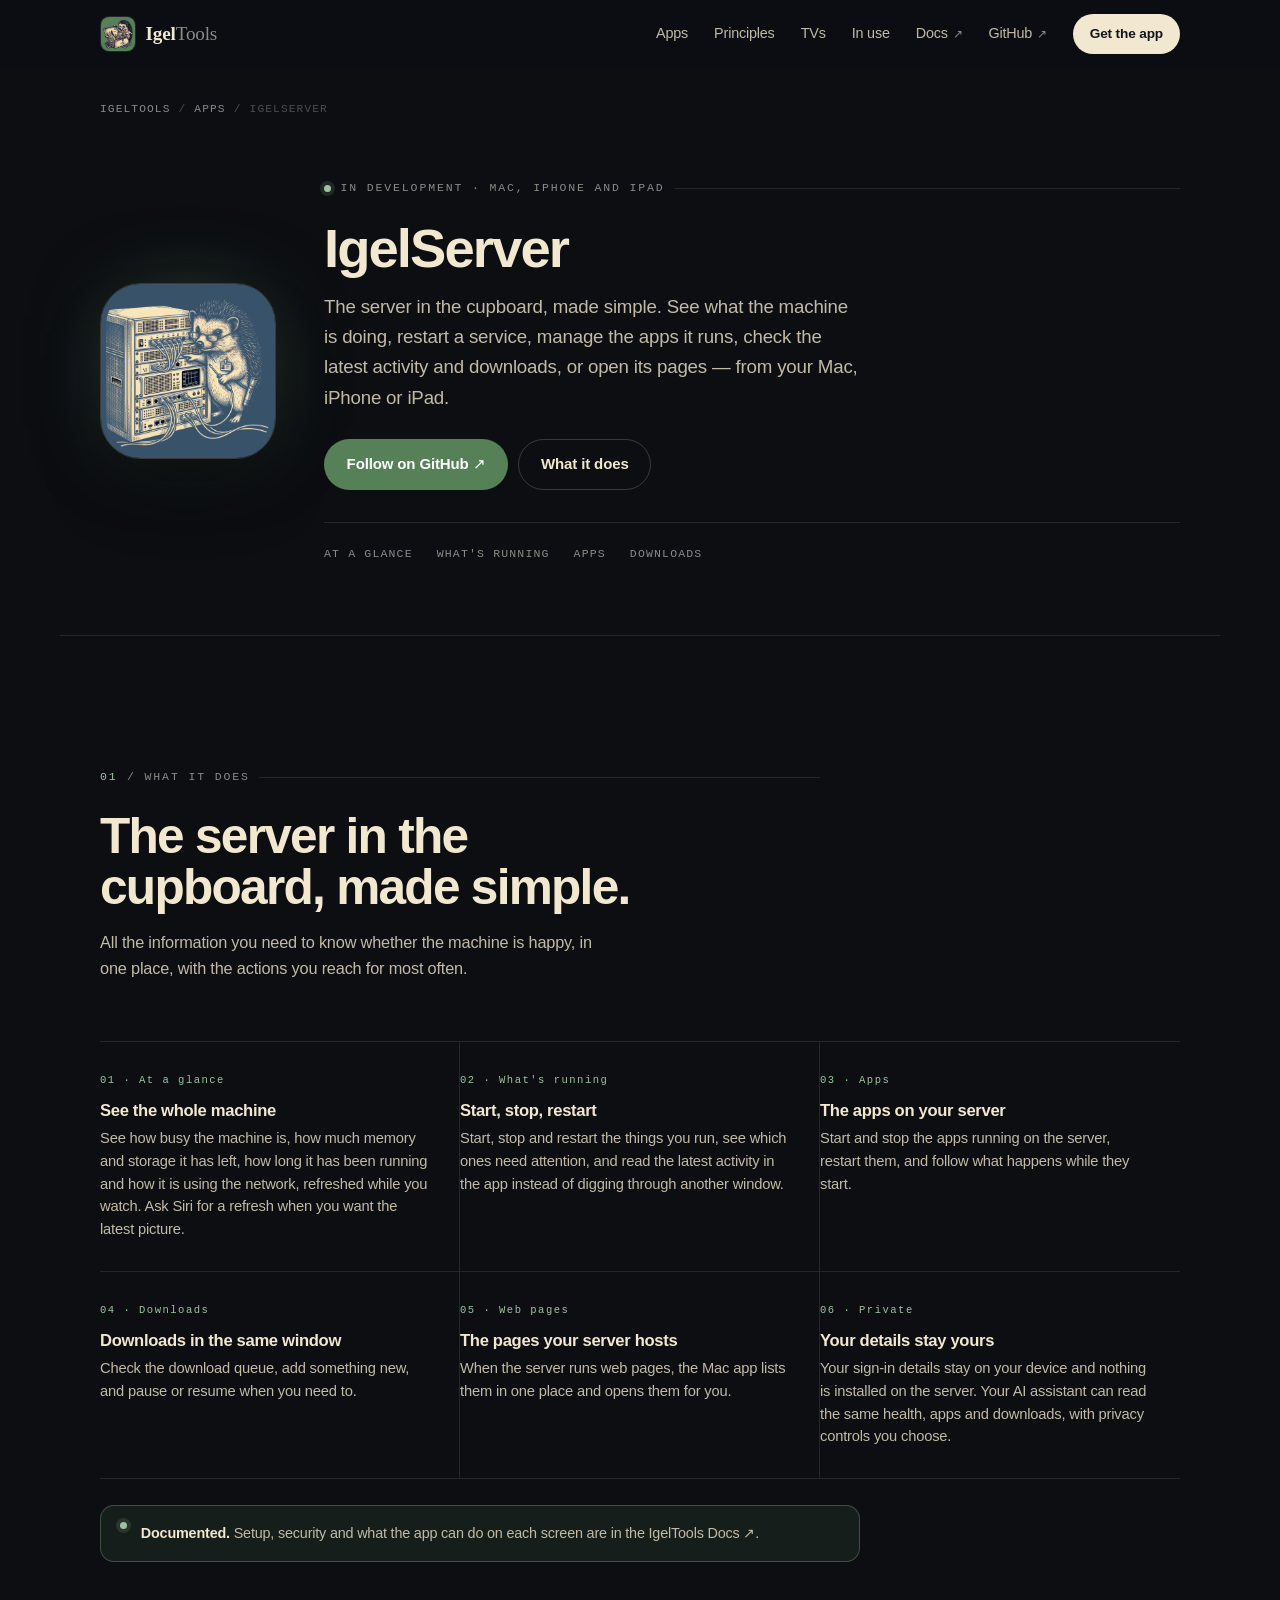
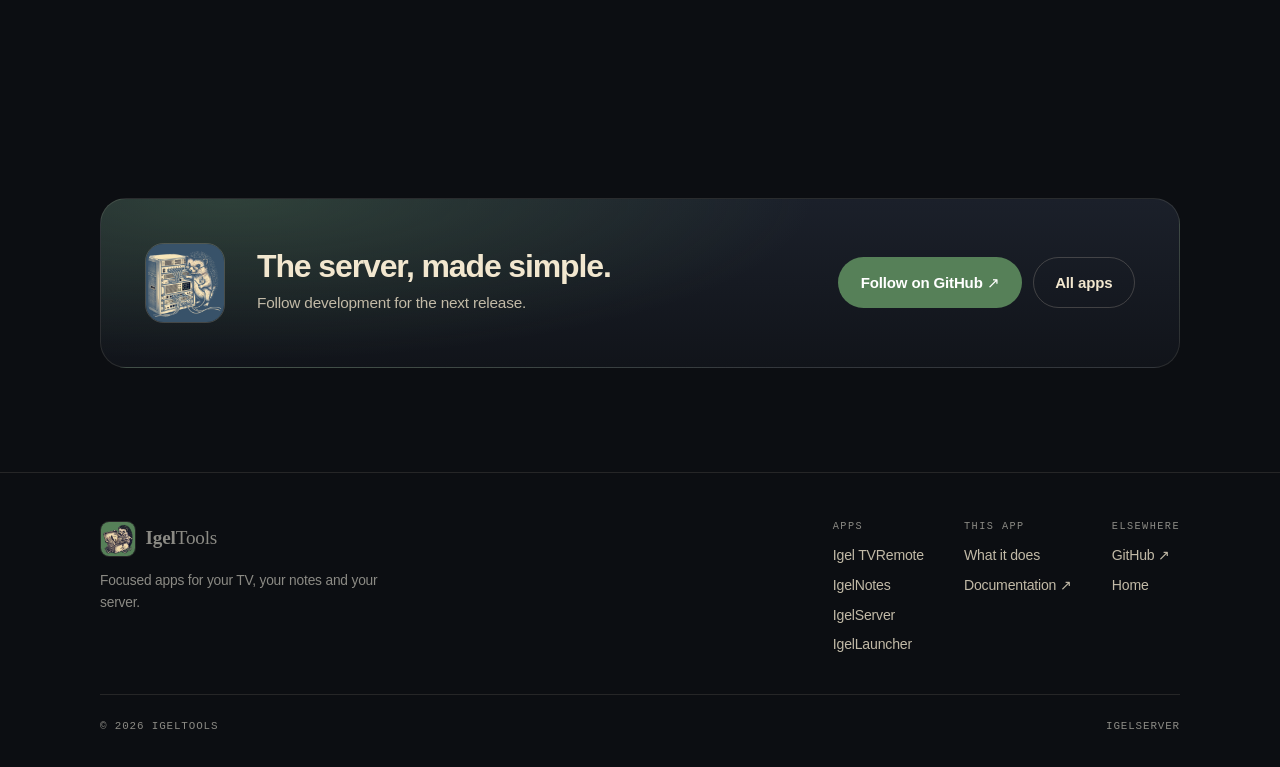
<file: apps/igelserver.html>
<!DOCTYPE html>
<html lang="en">
<head>
<meta charset="utf-8">
<meta name="viewport" content="width=device-width, initial-scale=1">
<title>IgelServer — IgelTools</title>
<meta name="description" content="IgelServer is a macOS and iOS app for the home server: a live overview, services, activity and downloads, from your Mac, iPhone or iPad.">
<meta name="theme-color" content="#0c0e12">
<link rel="icon" href="../assets/icons/igeltools-64.png" type="image/png" sizes="64x64">
<link rel="apple-touch-icon" href="../assets/icons/igelserver-256.png">
<meta property="og:title" content="IgelServer — IgelTools">
<meta property="og:description" content="A live overview, services, activity and downloads, from your Mac, iPhone or iPad.">
<meta property="og:type" content="website">
<link rel="stylesheet" href="../assets/css/style.css">
</head>
<body>
<a class="skip" href="#main">Skip to content</a>

<header class="site-header" id="top">
  <div class="wrap header-inner">
    <a class="brand" href="../index.html" aria-label="IgelTools — home">
      <img class="brand-mark" src="../assets/icons/igeltools-256.png" alt="" width="256" height="256">
      <span class="brand-word">Igel<span>Tools</span></span>
    </a>
    <button class="nav-toggle" type="button" aria-expanded="false" aria-controls="site-nav">Menu</button>
    <nav class="site-nav" id="site-nav" aria-label="Main">
      <a href="../index.html#apps">Apps</a>
      <a href="../index.html#principles">Principles</a>
      <a href="../index.html#tvs">TVs</a>
      <a href="../index.html#use">In use</a>
      <a class="nav-ext" href="https://chuucommie.github.io/IgelTools-docs/apps/igelserver.html" target="_blank" rel="noreferrer">Docs <span aria-hidden="true">↗</span></a>
      <a class="nav-ext" href="https://github.com/Chuucommie" target="_blank" rel="noreferrer">GitHub <span aria-hidden="true">↗</span></a>
      <a class="btn btn-primary btn-sm" href="#get">Get the app</a>
    </nav>
  </div>
</header>

<main id="main">
  <div class="wrap">
    <nav class="breadcrumb" aria-label="Breadcrumb">
      <a href="../index.html">IgelTools</a>
      <span aria-hidden="true">/</span>
      <a href="../index.html#apps">Apps</a>
      <span aria-hidden="true">/</span>
      <span aria-current="page">IgelServer</span>
    </nav>
  </div>

  <section class="wrap app-hero">
    <img class="app-hero-icon" src="../assets/icons/igelserver-512.png" alt="IgelServer app icon" width="176" height="176">
    <div class="app-hero-body">
      <p class="eyebrow"><span class="dot dot-live"></span> In development · Mac, iPhone and iPad</p>
      <h1>IgelServer</h1>
      <p class="lede">The server in the cupboard, made simple. See what the machine is doing, restart a service, manage the apps it runs, check the latest activity and downloads, or open its pages — from your Mac, iPhone or iPad.</p>
      <div class="app-hero-actions">
        <a class="btn btn-green" href="https://github.com/Chuucommie" target="_blank" rel="noreferrer">Follow on GitHub ↗</a>
        <a class="btn btn-ghost" href="#features">What it does</a>
      </div>
      <ul class="hero-meta">
        <li>At a glance</li>
        <li>What's running</li>
        <li>Apps</li>
        <li>Downloads</li>
      </ul>
    </div>
  </section>

  <section class="section wrap" id="features">
    <div class="section-head reveal">
      <p class="eyebrow"><span class="num">01</span> / What it does</p>
      <h2>The server in the cupboard, made simple.</h2>
      <p class="section-sub">All the information you need to know whether the machine is happy, in one place, with the actions you reach for most often.</p>
    </div>

    <div class="feature-grid reveal">
      <div class="feature">
        <span class="feature-icon">01 · At a glance</span>
        <h3>See the whole machine</h3>
        <p>See how busy the machine is, how much memory and storage it has left, how long it has been running and how it is using the network, refreshed while you watch. Ask Siri for a refresh when you want the latest picture.</p>
      </div>
      <div class="feature">
        <span class="feature-icon">02 · What's running</span>
        <h3>Start, stop, restart</h3>
        <p>Start, stop and restart the things you run, see which ones need attention, and read the latest activity in the app instead of digging through another window.</p>
      </div>
      <div class="feature">
        <span class="feature-icon">03 · Apps</span>
        <h3>The apps on your server</h3>
        <p>Start and stop the apps running on the server, restart them, and follow what happens while they start.</p>
      </div>
      <div class="feature">
        <span class="feature-icon">04 · Downloads</span>
        <h3>Downloads in the same window</h3>
        <p>Check the download queue, add something new, and pause or resume when you need to.</p>
      </div>
      <div class="feature">
        <span class="feature-icon">05 · Web pages</span>
        <h3>The pages your server hosts</h3>
        <p>When the server runs web pages, the Mac app lists them in one place and opens them for you.</p>
      </div>
      <div class="feature">
        <span class="feature-icon">06 · Private</span>
        <h3>Your details stay yours</h3>
        <p>Your sign-in details stay on your device and nothing is installed on the server. Your AI assistant can read the same health, apps and downloads, with privacy controls you choose.</p>
      </div>
    </div>
    <div class="notice reveal">
      <span class="dot dot-live" aria-hidden="true"></span>
      <p><strong>Documented.</strong> Setup, security and what the app can do on each screen are in the <a href="https://chuucommie.github.io/IgelTools-docs/apps/igelserver.html" target="_blank" rel="noreferrer">IgelTools Docs ↗</a>.</p>
    </div>

  </section>


  <section class="cta wrap" id="get">
    <div class="cta-inner reveal">
      <img class="cta-icon" src="../assets/icons/igelserver-256.png" alt="" width="80" height="80">
      <div class="cta-body">
        <h2>The server, made simple.</h2>
        <p>Follow development for the next release.</p>
      </div>
      <div class="cta-actions">
        <a class="btn btn-green" href="https://github.com/Chuucommie" target="_blank" rel="noreferrer">Follow on GitHub ↗</a>
        <a class="btn btn-ghost" href="../index.html#apps">All apps</a>
      </div>
    </div>
  </section>
</main>

<footer class="site-footer">
  <div class="wrap">
    <div class="footer-grid">
      <div class="footer-brand">
        <a class="brand" href="../index.html">
          <img class="brand-mark" src="../assets/icons/igeltools-256.png" alt="" width="256" height="256">
          <span class="brand-word">Igel<span>Tools</span></span>
        </a>
        <p>Focused apps for your TV, your notes and your server.</p>
      </div>
      <div class="footer-cols">
        <div class="footer-col">
          <h3>Apps</h3>
          <ul>
            <li><a href="igeltvremote.html">Igel TVRemote</a></li>
            <li><a href="igelnotes.html">IgelNotes</a></li>
            <li><a href="igelserver.html">IgelServer</a></li>
            <li><a href="igellauncher.html">IgelLauncher</a></li>
          </ul>
        </div>
        <div class="footer-col">
          <h3>This app</h3>
          <ul>
            <li><a href="#features">What it does</a></li>
            <li><a href="https://chuucommie.github.io/IgelTools-docs/apps/igelserver.html" target="_blank" rel="noreferrer">Documentation ↗</a></li>
          </ul>
        </div>
        <div class="footer-col">
          <h3>Elsewhere</h3>
          <ul>
            <li><a href="https://github.com/Chuucommie" target="_blank" rel="noreferrer">GitHub ↗</a></li>
            <li><a href="../index.html">Home</a></li>
          </ul>
        </div>
      </div>
    </div>
    <div class="footer-bottom">
      <span>© <span id="year">2026</span> IgelTools</span>
      <span>IgelServer</span>
    </div>
  </div>
</footer>

<script src="../assets/js/main.js" defer></script>
</body>
</html>
</file>
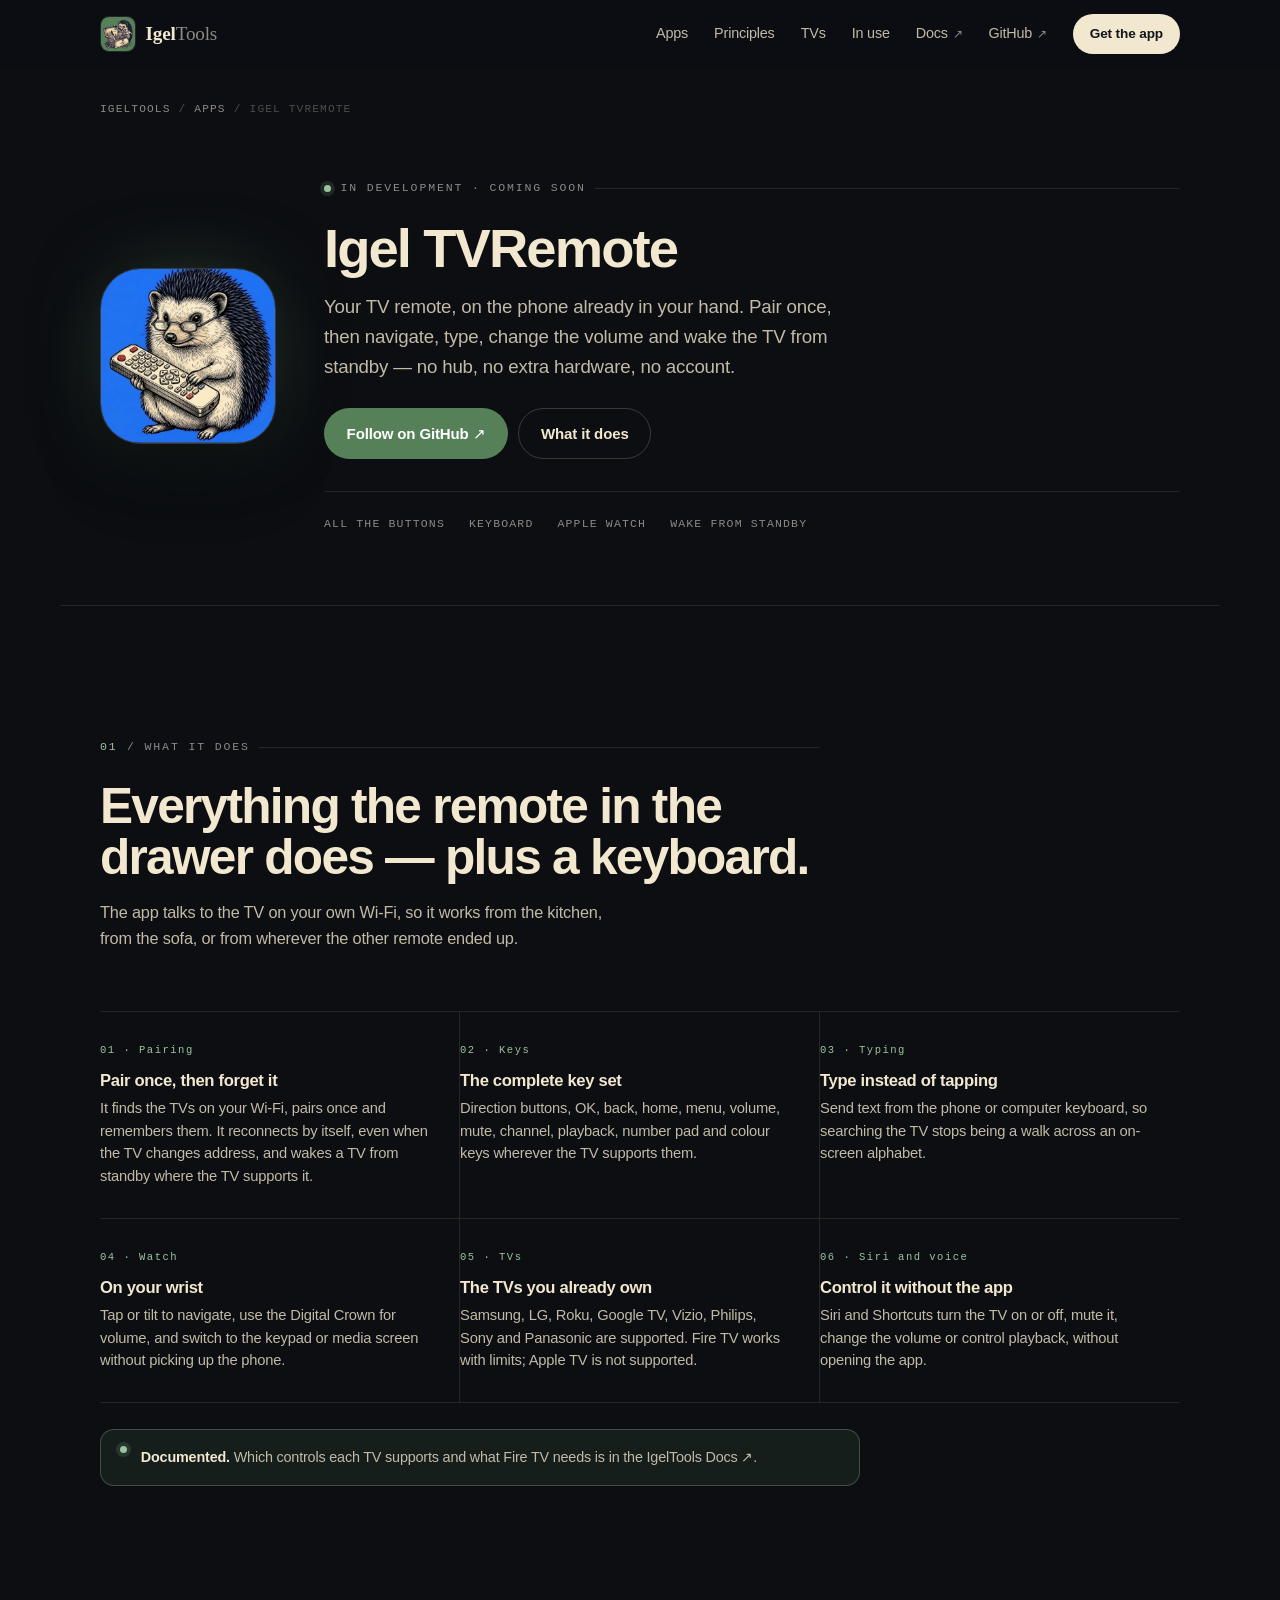
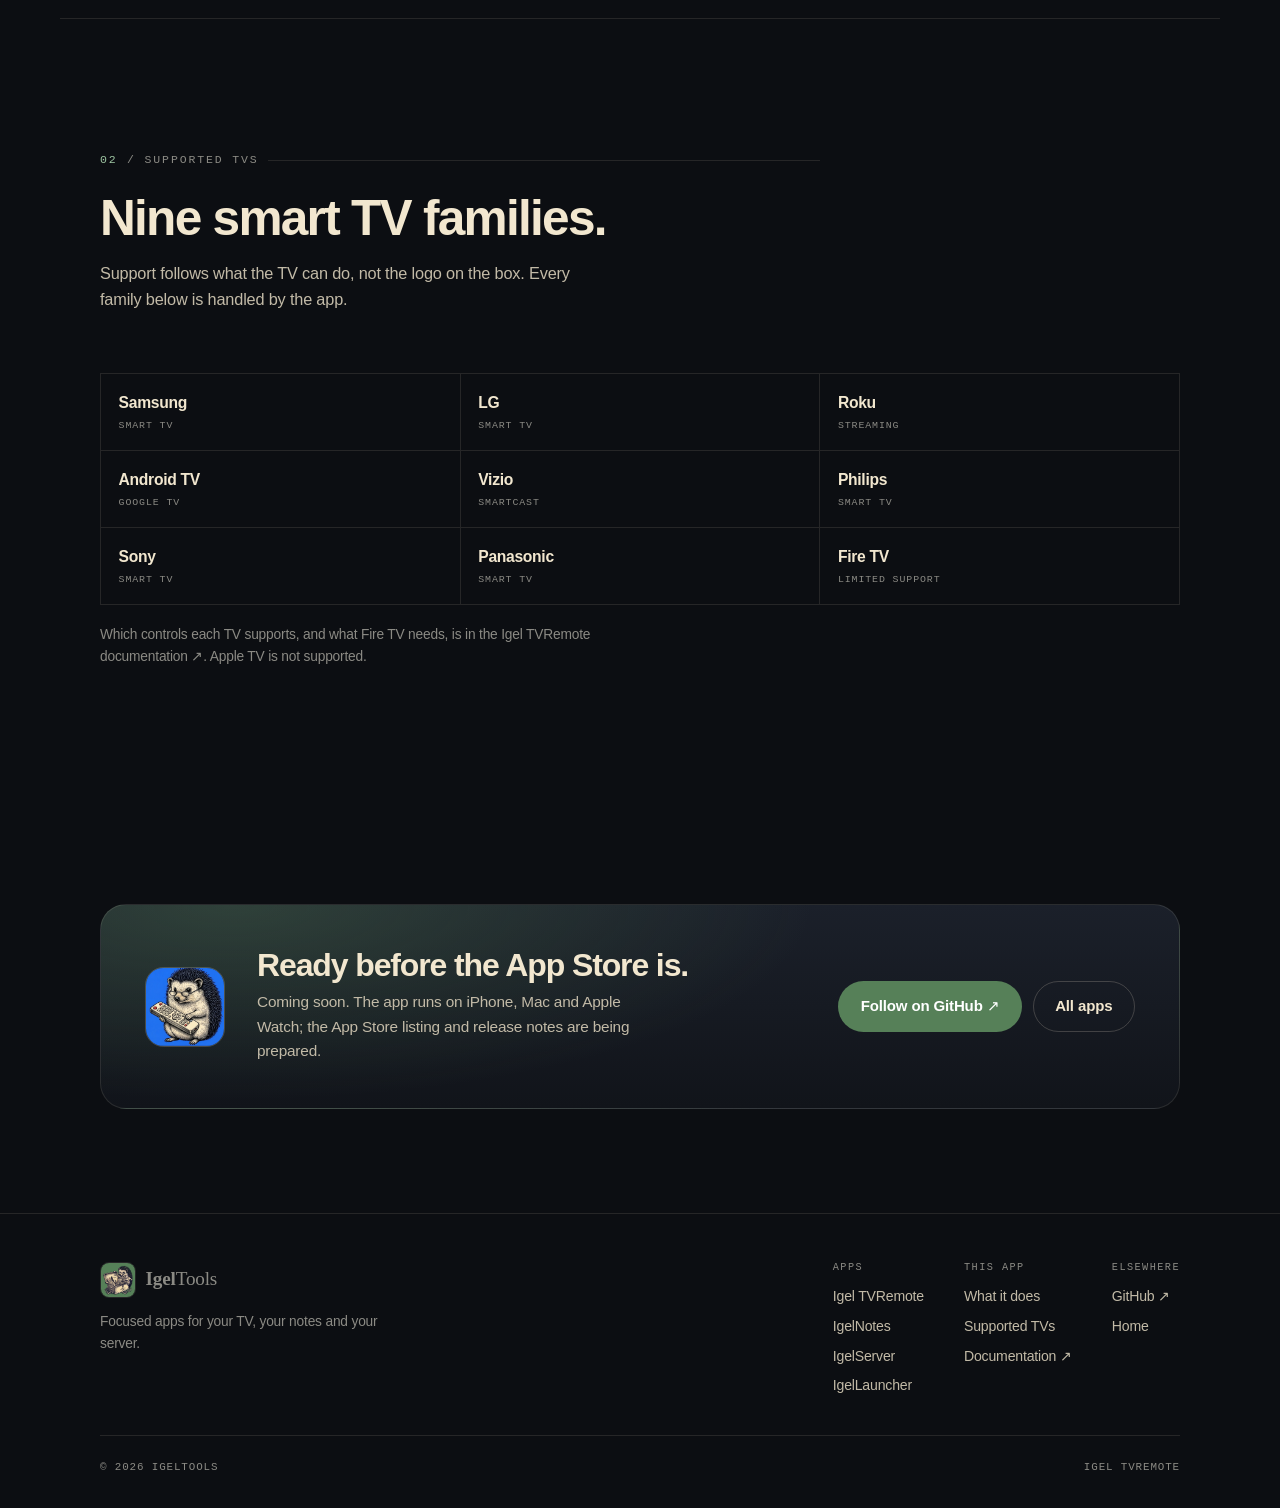
<file: apps/igeltvremote.html>
<!DOCTYPE html>
<html lang="en">
<head>
<meta charset="utf-8">
<meta name="viewport" content="width=device-width, initial-scale=1">
<title>Igel TVRemote — IgelTools</title>
<meta name="description" content="Igel TVRemote turns your iPhone, Mac or Apple Watch into a remote for the TVs already on your Wi-Fi. Pair once, then navigate, type and control the volume.">
<meta name="theme-color" content="#0c0e12">
<link rel="icon" href="../assets/icons/igeltools-64.png" type="image/png" sizes="64x64">
<link rel="apple-touch-icon" href="../assets/icons/igeltools-256.png">
<meta property="og:title" content="Igel TVRemote — IgelTools">
<meta property="og:description" content="A remote for the TVs already on your Wi-Fi. iPhone, Mac and Apple Watch.">
<meta property="og:type" content="website">
<link rel="stylesheet" href="../assets/css/style.css">
</head>
<body>
<a class="skip" href="#main">Skip to content</a>

<header class="site-header" id="top">
  <div class="wrap header-inner">
    <a class="brand" href="../index.html" aria-label="IgelTools — home">
      <img class="brand-mark" src="../assets/icons/igeltools-256.png" alt="" width="256" height="256">
      <span class="brand-word">Igel<span>Tools</span></span>
    </a>
    <button class="nav-toggle" type="button" aria-expanded="false" aria-controls="site-nav">Menu</button>
    <nav class="site-nav" id="site-nav" aria-label="Main">
      <a href="../index.html#apps">Apps</a>
      <a href="../index.html#principles">Principles</a>
      <a href="../index.html#tvs">TVs</a>
      <a href="../index.html#use">In use</a>
      <a class="nav-ext" href="https://chuucommie.github.io/IgelTools-docs/apps/igeltvremote.html" target="_blank" rel="noreferrer">Docs <span aria-hidden="true">↗</span></a>
      <a class="nav-ext" href="https://github.com/Chuucommie" target="_blank" rel="noreferrer">GitHub <span aria-hidden="true">↗</span></a>
      <a class="btn btn-primary btn-sm" href="#get">Get the app</a>
    </nav>
  </div>
</header>

<main id="main">
  <div class="wrap">
    <nav class="breadcrumb" aria-label="Breadcrumb">
      <a href="../index.html">IgelTools</a>
      <span aria-hidden="true">/</span>
      <a href="../index.html#apps">Apps</a>
      <span aria-hidden="true">/</span>
      <span aria-current="page">Igel TVRemote</span>
    </nav>
  </div>

  <!-- App hero -->
  <section class="wrap app-hero">
    <img class="app-hero-icon" src="../assets/icons/igeltvremote-512.png" alt="Igel TVRemote app icon" width="176" height="176">
    <div class="app-hero-body">
      <p class="eyebrow"><span class="dot dot-live"></span> In development · coming soon</p>
      <h1>Igel TVRemote</h1>
      <p class="lede">Your TV remote, on the phone already in your hand. Pair once, then navigate, type, change the volume and wake the TV from standby — no hub, no extra hardware, no account.</p>
      <div class="app-hero-actions">
        <a class="btn btn-green" href="https://github.com/Chuucommie" target="_blank" rel="noreferrer">Follow on GitHub ↗</a>
        <a class="btn btn-ghost" href="#features">What it does</a>
      </div>
      <ul class="hero-meta">
        <li>All the buttons</li>
        <li>Keyboard</li>
        <li>Apple Watch</li>
        <li>Wake from standby</li>
      </ul>
    </div>
  </section>

  <!-- What it does -->
  <section class="section wrap" id="features">
    <div class="section-head reveal">
      <p class="eyebrow"><span class="num">01</span> / What it does</p>
      <h2>Everything the remote in the drawer does — plus a keyboard.</h2>
      <p class="section-sub">The app talks to the TV on your own Wi-Fi, so it works from the kitchen, from the sofa, or from wherever the other remote ended up.</p>
    </div>

    <div class="feature-grid reveal">
      <div class="feature">
        <span class="feature-icon">01 · Pairing</span>
        <h3>Pair once, then forget it</h3>
        <p>It finds the TVs on your Wi-Fi, pairs once and remembers them. It reconnects by itself, even when the TV changes address, and wakes a TV from standby where the TV supports it.</p>
      </div>
      <div class="feature">
        <span class="feature-icon">02 · Keys</span>
        <h3>The complete key set</h3>
        <p>Direction buttons, OK, back, home, menu, volume, mute, channel, playback, number pad and colour keys wherever the TV supports them.</p>
      </div>
      <div class="feature">
        <span class="feature-icon">03 · Typing</span>
        <h3>Type instead of tapping</h3>
        <p>Send text from the phone or computer keyboard, so searching the TV stops being a walk across an on-screen alphabet.</p>
      </div>
      <div class="feature">
        <span class="feature-icon">04 · Watch</span>
        <h3>On your wrist</h3>
        <p>Tap or tilt to navigate, use the Digital Crown for volume, and switch to the keypad or media screen without picking up the phone.</p>
      </div>
      <div class="feature">
        <span class="feature-icon">05 · TVs</span>
        <h3>The TVs you already own</h3>
        <p>Samsung, LG, Roku, Google TV, Vizio, Philips, Sony and Panasonic are supported. Fire TV works with limits; Apple TV is not supported.</p>
      </div>
      <div class="feature">
        <span class="feature-icon">06 · Siri and voice</span>
        <h3>Control it without the app</h3>
        <p>Siri and Shortcuts turn the TV on or off, mute it, change the volume or control playback, without opening the app.</p>
      </div>
    </div>
    <div class="notice reveal">
      <span class="dot dot-live" aria-hidden="true"></span>
      <p><strong>Documented.</strong> Which controls each TV supports and what Fire TV needs is in the <a href="https://chuucommie.github.io/IgelTools-docs/apps/igeltvremote.html" target="_blank" rel="noreferrer">IgelTools Docs ↗</a>.</p>
    </div>

  </section>

  <!-- Support -->
  <section class="section wrap" id="support">
    <div class="section-head reveal">
      <p class="eyebrow"><span class="num">02</span> / Supported TVs</p>
      <h2>Nine smart TV families.</h2>
      <p class="section-sub">Support follows what the TV can do, not the logo on the box. Every family below is handled by the app.</p>
    </div>

    <div class="brands reveal">
      <div class="brand-cell"><strong>Samsung</strong><span>Smart TV</span></div>
      <div class="brand-cell"><strong>LG</strong><span>Smart TV</span></div>
      <div class="brand-cell"><strong>Roku</strong><span>Streaming</span></div>
      <div class="brand-cell"><strong>Android TV</strong><span>Google TV</span></div>
      <div class="brand-cell"><strong>Vizio</strong><span>SmartCast</span></div>
      <div class="brand-cell"><strong>Philips</strong><span>Smart TV</span></div>
      <div class="brand-cell"><strong>Sony</strong><span>Smart TV</span></div>
      <div class="brand-cell"><strong>Panasonic</strong><span>Smart TV</span></div>
      <div class="brand-cell"><strong>Fire TV</strong><span>Limited support</span></div>
    </div>

    <p class="note reveal">Which controls each TV supports, and what Fire TV needs, is in the <a href="https://chuucommie.github.io/IgelTools-docs/apps/igeltvremote.html" target="_blank" rel="noreferrer">Igel TVRemote documentation ↗</a>. Apple TV is not supported.</p>
  </section>


  <!-- Get -->
  <section class="cta wrap" id="get">
    <div class="cta-inner reveal">
      <img class="cta-icon" src="../assets/icons/igeltvremote-256.png" alt="" width="80" height="80">
      <div class="cta-body">
        <h2>Ready before the App Store is.</h2>
        <p>Coming soon. The app runs on iPhone, Mac and Apple Watch; the App Store listing and release notes are being prepared.</p>
      </div>
      <div class="cta-actions">
        <a class="btn btn-green" href="https://github.com/Chuucommie" target="_blank" rel="noreferrer">Follow on GitHub ↗</a>
        <a class="btn btn-ghost" href="../index.html#apps">All apps</a>
      </div>
    </div>
  </section>
</main>

<footer class="site-footer">
  <div class="wrap">
    <div class="footer-grid">
      <div class="footer-brand">
        <a class="brand" href="../index.html">
          <img class="brand-mark" src="../assets/icons/igeltools-256.png" alt="" width="256" height="256">
          <span class="brand-word">Igel<span>Tools</span></span>
        </a>
        <p>Focused apps for your TV, your notes and your server.</p>
      </div>
      <div class="footer-cols">
        <div class="footer-col">
          <h3>Apps</h3>
          <ul>
            <li><a href="igeltvremote.html">Igel TVRemote</a></li>
            <li><a href="igelnotes.html">IgelNotes</a></li>
            <li><a href="igelserver.html">IgelServer</a></li>
            <li><a href="igellauncher.html">IgelLauncher</a></li>
          </ul>
        </div>
        <div class="footer-col">
          <h3>This app</h3>
          <ul>
            <li><a href="#features">What it does</a></li>
            <li><a href="#support">Supported TVs</a></li>
            <li><a href="https://chuucommie.github.io/IgelTools-docs/apps/igeltvremote.html" target="_blank" rel="noreferrer">Documentation ↗</a></li>
          </ul>
        </div>
        <div class="footer-col">
          <h3>Elsewhere</h3>
          <ul>
            <li><a href="https://github.com/Chuucommie" target="_blank" rel="noreferrer">GitHub ↗</a></li>
            <li><a href="../index.html">Home</a></li>
          </ul>
        </div>
      </div>
    </div>
    <div class="footer-bottom">
      <span>© <span id="year">2026</span> IgelTools</span>
      <span>Igel TVRemote</span>
    </div>
  </div>
</footer>

<script src="../assets/js/main.js" defer></script>
</body>
</html>
</file>
<file: assets/css/style.css>
/* ==========================================================================
   IgelTools — site stylesheet
   Ink and cream, the IgelTools field green as brand accent, one colour per app.
   No dependencies, no build step.
   ========================================================================== */

:root {
  --bg: #0c0e12;
  --bg-soft: #11141a;
  --surface: #151922;
  --surface-2: #1b202a;

  --ink: #f2e7cf;          /* cream, from the illustration */
  --ink-2: #c2baa7;
  --ink-3: #8b8a84;

  --blue: #216de7;         /* Igel TVRemote field blue */
  --blue-bright: #5c97ff;
  --green: #568058;        /* IgelTools field green */
  --green-bright: #9cc3a0;
  --ink-on-paper: #22262d;

  --line: rgba(242, 231, 207, 0.11);
  --line-strong: rgba(242, 231, 207, 0.2);

  --sans: -apple-system, BlinkMacSystemFont, "Segoe UI", Inter, Roboto, Helvetica, Arial, sans-serif;
  --mono: ui-monospace, SFMono-Regular, "SF Mono", Menlo, Consolas, "Liberation Mono", monospace;
  --serif: "Iowan Old Style", "Palatino Linotype", Palatino, "Book Antiqua", Georgia, serif;

  --wrap: 1160px;
  --pad: clamp(20px, 5vw, 40px);
  --radius: 22px;
}

*,
*::before,
*::after { box-sizing: border-box; }

html {
  -webkit-text-size-adjust: 100%;
  scroll-behavior: smooth;
}

body {
  margin: 0;
  background: var(--bg);
  color: var(--ink);
  font-family: var(--sans);
  font-size: 17px;
  line-height: 1.6;
  letter-spacing: -0.011em;
  -webkit-font-smoothing: antialiased;
  overflow-x: hidden;
}

h1, h2, h3, h4 {
  margin: 0;
  font-weight: 600;
  letter-spacing: -0.035em;
  line-height: 1.03;
  text-wrap: balance;
}

p { margin: 0; }
ul, ol, dl, dd { margin: 0; padding: 0; list-style: none; }
img { display: block; max-width: 100%; height: auto; }
a { color: inherit; text-decoration: none; }
button { font: inherit; color: inherit; }

::selection {
  background: var(--green);
  color: #fff;
}

:focus-visible {
  outline: 2px solid var(--green-bright);
  outline-offset: 3px;
  border-radius: 4px;
}

.skip {
  position: absolute;
  left: -9999px;
  top: 0;
  z-index: 100;
  background: var(--ink);
  color: var(--bg);
  padding: 10px 16px;
  border-radius: 0 0 10px 0;
  font-weight: 600;
}
.skip:focus { left: 0; }

/* ---------- layout ---------- */

.wrap {
  width: 100%;
  max-width: var(--wrap);
  margin-inline: auto;
  padding-inline: var(--pad);
}

.section {
  padding-block: clamp(72px, 11vw, 132px);
  border-top: 1px solid var(--line);
  scroll-margin-top: 76px;
}

.eyebrow {
  display: flex;
  align-items: center;
  gap: 0.6rem;
  font-family: var(--mono);
  font-size: 0.72rem;
  letter-spacing: 0.16em;
  text-transform: uppercase;
  color: var(--ink-3);
  margin-bottom: 1.5rem;
}
.eyebrow .num { color: var(--green-bright); }
.eyebrow::after {
  content: "";
  flex: 1;
  height: 1px;
  background: var(--line);
}

.section-head { max-width: 720px; margin-bottom: clamp(36px, 5vw, 60px); }
.section-head h2 {
  font-size: clamp(1.9rem, 4vw, 3.1rem);
  margin-bottom: 1rem;
}
.section-sub {
  color: var(--ink-2);
  font-size: 1.02rem;
  max-width: 56ch;
}

.dot {
  width: 7px;
  height: 7px;
  border-radius: 50%;
  background: var(--ink-3);
  display: inline-block;
  flex: none;
}
.dot-live { background: var(--green-bright); box-shadow: 0 0 0 4px rgba(156, 195, 160, 0.14); }

/* ---------- buttons ---------- */

.btn {
  display: inline-flex;
  align-items: center;
  justify-content: center;
  gap: 0.5rem;
  padding: 0.78rem 1.35rem;
  border-radius: 999px;
  border: 1px solid transparent;
  font-size: 0.94rem;
  font-weight: 560;
  letter-spacing: -0.01em;
  cursor: pointer;
  transition: transform 0.18s ease, background 0.18s ease, border-color 0.18s ease, color 0.18s ease;
  white-space: nowrap;
}
.btn:hover { transform: translateY(-1px); }
.btn:active { transform: translateY(0); }

.btn-primary { background: var(--ink); color: #12151b; }
.btn-primary:hover { background: #fffaf0; }

.btn-ghost { border-color: var(--line-strong); color: var(--ink); }
.btn-ghost:hover { border-color: rgba(156, 195, 160, 0.55); background: rgba(156, 195, 160, 0.08); }

.btn-green { background: var(--green); color: #fff; }
.btn-green:hover { background: #649165; }

.btn-sm { padding: 0.52rem 1rem; font-size: 0.85rem; }
.btn-block { width: 100%; }

.link-quiet {
  display: inline-block;
  font-family: var(--mono);
  font-size: 0.74rem;
  letter-spacing: 0.1em;
  text-transform: uppercase;
  color: var(--ink-3);
  border-bottom: 1px solid var(--line);
  padding-bottom: 3px;
  transition: color 0.18s ease, border-color 0.18s ease;
}
.link-quiet:hover { color: var(--ink); border-color: var(--green-bright); }

/* ---------- header ---------- */

.site-header {
  position: sticky;
  top: 0;
  z-index: 50;
  background: rgba(12, 14, 18, 0.72);
  -webkit-backdrop-filter: saturate(160%) blur(14px);
  backdrop-filter: saturate(160%) blur(14px);
  border-bottom: 1px solid transparent;
  transition: border-color 0.25s ease, background 0.25s ease;
}
.site-header.is-scrolled {
  border-bottom-color: var(--line);
  background: rgba(12, 14, 18, 0.9);
}

.header-inner {
  display: flex;
  align-items: center;
  gap: 1rem;
  height: 68px;
}

.brand { display: inline-flex; align-items: center; gap: 0.6rem; }
.brand-mark { width: 36px; height: 36px; border-radius: 9px; border: 1px solid var(--line); }
.brand-word {
  font-family: var(--serif);
  font-size: 1.2rem;
  font-weight: 600;
  letter-spacing: -0.01em;
}
.brand-word span { color: var(--ink-3); font-weight: 460; }

.site-nav {
  margin-left: auto;
  display: flex;
  align-items: center;
  gap: clamp(14px, 2.2vw, 26px);
}
.site-nav a:not(.btn) {
  font-size: 0.9rem;
  color: var(--ink-2);
  transition: color 0.16s ease;
}
.site-nav a:not(.btn):hover { color: var(--ink); }
.nav-ext { display: inline-flex; align-items: center; gap: 0.3rem; }
.nav-ext span { font-size: 0.8em; color: var(--ink-3); }

.nav-toggle {
  display: none;
  margin-left: auto;
  background: none;
  border: 1px solid var(--line-strong);
  border-radius: 999px;
  padding: 0.45rem 0.9rem;
  font-family: var(--mono);
  font-size: 0.72rem;
  letter-spacing: 0.1em;
  text-transform: uppercase;
  cursor: pointer;
}

/* ---------- hero ---------- */

.hero {
  display: grid;
  grid-template-columns: minmax(0, 1.15fr) minmax(0, 0.85fr);
  gap: clamp(32px, 6vw, 72px);
  align-items: center;
  padding-block: clamp(56px, 9vw, 104px) clamp(48px, 7vw, 88px);
}

.hero-copy .eyebrow { margin-bottom: 1.6rem; }

.hero h1 {
  font-size: clamp(2.6rem, 6.4vw, 4.7rem);
  letter-spacing: -0.045em;
  margin-bottom: 1.5rem;
}
.hero h1 em {
  font-family: var(--serif);
  font-style: italic;
  font-weight: 400;
  letter-spacing: -0.02em;
}

.lede {
  font-size: clamp(1.02rem, 1.5vw, 1.17rem);
  color: var(--ink-2);
  max-width: 46ch;
  line-height: 1.62;
}

.hero-actions {
  display: flex;
  flex-wrap: wrap;
  gap: 0.75rem;
  margin-top: 2rem;
}

.hero-meta {
  display: flex;
  flex-wrap: wrap;
  gap: 0.5rem 1.5rem;
  margin-top: 2rem;
  padding-top: 1.4rem;
  border-top: 1px solid var(--line);
  font-family: var(--mono);
  font-size: 0.72rem;
  letter-spacing: 0.1em;
  text-transform: uppercase;
  color: var(--ink-3);
}
.hero-meta li { display: flex; align-items: center; gap: 0.5rem; }

.hero-art {
  position: relative;
  display: grid;
  place-items: center;
  min-height: 320px;
}

.glow {
  position: absolute;
  inset: -12% -6%;
  background: radial-gradient(circle at 50% 45%, rgba(86, 128, 88, 0.55), transparent 62%);
  filter: blur(6px);
  z-index: 0;
}

.icon-card {
  position: relative;
  z-index: 1;
  width: clamp(190px, 24vw, 268px);
  aspect-ratio: 1;
  border-radius: 23%;
  overflow: hidden;
  box-shadow:
    0 2px 0 rgba(255, 255, 255, 0.16) inset,
    0 30px 70px -20px rgba(0, 0, 0, 0.85),
    0 0 0 1px rgba(242, 231, 207, 0.12);
  transform: rotate(-4deg);
  transition: transform 0.5s cubic-bezier(0.2, 0.8, 0.2, 1);
}
.icon-card:hover { transform: rotate(-1deg) scale(1.02); }
.icon-card img { width: 100%; height: 100%; object-fit: cover; }

.chip {
  position: absolute;
  z-index: 2;
  display: inline-flex;
  align-items: center;
  gap: 0.45rem;
  padding: 0.45rem 0.8rem;
  border-radius: 999px;
  background: rgba(21, 25, 34, 0.82);
  border: 1px solid var(--line-strong);
  -webkit-backdrop-filter: blur(10px);
  backdrop-filter: blur(10px);
  font-family: var(--mono);
  font-size: 0.68rem;
  letter-spacing: 0.08em;
  text-transform: uppercase;
  color: var(--ink-2);
  box-shadow: 0 12px 30px -12px rgba(0, 0, 0, 0.9);
}
.chip-a { top: 8%; right: -4%; }
.chip-b { bottom: 10%; left: -6%; }

/* ---------- strip ---------- */

.strip {
  display: flex;
  flex-wrap: wrap;
  gap: 0.5rem 2rem;
  padding-block: 1.1rem;
  border-top: 1px solid var(--line);
  font-family: var(--mono);
  font-size: 0.72rem;
  letter-spacing: 0.1em;
  text-transform: uppercase;
  color: var(--ink-3);
}
.strip-sep { color: var(--ink-3); opacity: 0.5; }

/* ---------- app card ---------- */

.app-card {
  display: grid;
  grid-template-columns: minmax(0, 1.55fr) minmax(0, 1fr);
  gap: clamp(24px, 4vw, 44px);
  padding: clamp(24px, 3.4vw, 40px);
  border: 1px solid var(--line);
  border-radius: var(--radius);
  background: linear-gradient(180deg, var(--surface), var(--bg-soft));
}
.app-card:hover { border-color: var(--line-strong); }
.app-card + .app-card { margin-top: 1rem; }

.app-card--remote {
  background:
    radial-gradient(120% 130% at 0% 0%, rgba(33, 109, 231, 0.13), transparent 58%),
    linear-gradient(180deg, var(--surface), var(--bg-soft));
}
.app-card--remote .app-kicker { color: var(--blue-bright); }
.app-card--remote .badge {
  border-color: rgba(92, 151, 255, 0.35);
  background: rgba(92, 151, 255, 0.09);
}
.app-card--remote .status-list li.is-on { border-color: rgba(92, 151, 255, 0.32); }
.app-card--remote .status-list li.is-on span { color: var(--blue-bright); }

.app-card--notes {
  background:
    radial-gradient(120% 130% at 0% 0%, rgba(84, 48, 92, 0.34), transparent 58%),
    linear-gradient(180deg, var(--surface), var(--bg-soft));
}
.app-card--notes .app-kicker { color: #c9a4d6; }
.app-card--notes .badge {
  border-color: rgba(201, 164, 214, 0.35);
  background: rgba(201, 164, 214, 0.09);
}
.app-card--notes .status-list li.is-on { border-color: rgba(201, 164, 214, 0.32); }
.app-card--notes .status-list li.is-on span { color: #c9a4d6; }

.app-card--server {
  background:
    radial-gradient(120% 130% at 0% 0%, rgba(56, 82, 105, 0.28), transparent 58%),
    linear-gradient(180deg, var(--surface), var(--bg-soft));
}
.app-card--server .app-kicker { color: #9fb8cd; }
.app-card--server .badge {
  border-color: rgba(159, 184, 205, 0.35);
  background: rgba(159, 184, 205, 0.09);
}
.app-card--server .status-list li.is-on { border-color: rgba(159, 184, 205, 0.32); }
.app-card--server .status-list li.is-on span { color: #9fb8cd; }

.app-card--launcher {
  background:
    radial-gradient(120% 130% at 0% 0%, rgba(86, 128, 88, 0.3), transparent 58%),
    linear-gradient(180deg, var(--surface), var(--bg-soft));
}
.app-card--launcher .app-kicker { color: var(--green-bright); }

code {
  font-family: var(--mono);
  font-size: 0.86em;
  padding: 0.12em 0.38em;
  border-radius: 5px;
  background: rgba(242, 231, 207, 0.08);
  border: 1px solid var(--line);
}

.app-card-main { display: grid; grid-template-columns: auto minmax(0, 1fr); gap: clamp(18px, 2.4vw, 28px); align-items: center; }

.app-thumb {
  width: clamp(84px, 10vw, 112px);
  aspect-ratio: 1;
  border-radius: 23%;
  overflow: hidden;
  border: 1px solid var(--line);
  flex: none;
}
.app-thumb img { width: 100%; height: 100%; object-fit: cover; }

.app-kicker {
  font-family: var(--mono);
  font-size: 0.7rem;
  letter-spacing: 0.12em;
  text-transform: uppercase;
  color: var(--green-bright);
  margin-bottom: 0.6rem;
}
.app-title { font-size: clamp(1.55rem, 2.6vw, 2.05rem); margin-bottom: 0.7rem; }
.app-desc { color: var(--ink-2); max-width: 44ch; }

.badge {
  display: inline-flex;
  align-items: center;
  gap: 0.5rem;
  align-self: start;
  padding: 0.35rem 0.75rem 0.35rem 0.6rem;
  border: 1px solid rgba(156, 195, 160, 0.35);
  border-radius: 999px;
  background: rgba(156, 195, 160, 0.09);
  font-family: var(--mono);
  font-size: 0.66rem;
  letter-spacing: 0.1em;
  text-transform: uppercase;
  color: var(--ink);
}

.app-side {
  display: flex;
  flex-direction: column;
  gap: 1rem;
  padding-left: clamp(0px, 2vw, 8px);
  border-left: 1px solid var(--line);
}
@media (max-width: 760px) {
  .app-side { border-left: 0; padding-left: 0; border-top: 1px solid var(--line); padding-top: 1.2rem; }
}

.status-list {
  display: grid;
  grid-template-columns: 1fr 1fr;
  gap: 0.4rem;
}
.status-list li {
  display: flex;
  align-items: center;
  justify-content: space-between;
  gap: 0.5rem;
  padding: 0.42rem 0.65rem;
  border: 1px solid var(--line);
  border-radius: 999px;
  font-size: 0.8rem;
  color: var(--ink-3);
}
.status-list li span {
  font-family: var(--mono);
  font-size: 0.6rem;
  letter-spacing: 0.08em;
  text-transform: uppercase;
  opacity: 0.85;
}
.status-list li.is-on { color: var(--ink); border-color: rgba(156, 195, 160, 0.32); }
.status-list li.is-on span { color: var(--green-bright); }

.ghost-grid {
  display: grid;
  grid-template-columns: repeat(auto-fit, minmax(240px, 1fr));
  gap: 1rem;
  margin-top: 1rem;
}
.ghost-card {
  padding: 1.6rem;
  border: 1px dashed rgba(242, 231, 207, 0.16);
  border-radius: var(--radius);
  color: var(--ink-3);
}
.ghost-tag {
  font-family: var(--mono);
  font-size: 0.64rem;
  letter-spacing: 0.14em;
  text-transform: uppercase;
  color: var(--ink-3);
}
.ghost-card h4 {
  font-size: 1rem;
  letter-spacing: -0.02em;
  color: var(--ink-2);
  margin: 0.7rem 0 0.5rem;
  line-height: 1.4;
}
.ghost-card p { font-size: 0.9rem; }

/* ---------- principles ---------- */

.principles {
  display: grid;
  grid-template-columns: repeat(3, minmax(0, 1fr));
  gap: 0;
  border-top: 1px solid var(--line);
}
.principle {
  padding: clamp(22px, 2.6vw, 30px) clamp(18px, 2.4vw, 28px) clamp(22px, 2.6vw, 30px) 0;
  border-bottom: 1px solid var(--line);
  border-right: 1px solid var(--line);
}
.principle:nth-child(3n) { border-right: 0; }
.principle-num {
  font-family: var(--mono);
  font-size: 0.68rem;
  letter-spacing: 0.14em;
  color: var(--green-bright);
  display: block;
  margin-bottom: 0.9rem;
}
.principle h3 { font-size: 1.06rem; letter-spacing: -0.02em; margin-bottom: 0.55rem; }
.principle p { font-size: 0.93rem; color: var(--ink-2); line-height: 1.55; }

/* ---------- brands ---------- */

.brands {
  display: grid;
  grid-template-columns: repeat(3, minmax(0, 1fr));
  border-top: 1px solid var(--line);
  border-left: 1px solid var(--line);
}
.brand-cell {
  padding: 1rem 1.1rem;
  border-right: 1px solid var(--line);
  border-bottom: 1px solid var(--line);
  display: flex;
  flex-direction: column;
  gap: 0.2rem;
}
.brand-cell strong { font-weight: 560; font-size: 0.98rem; letter-spacing: -0.02em; }
.brand-cell span {
  font-family: var(--mono);
  font-size: 0.62rem;
  letter-spacing: 0.09em;
  text-transform: uppercase;
  color: var(--ink-3);
}
.brand-cell.is-limited span { color: #c99a5c; }

.note {
  margin-top: 1.2rem;
  font-size: 0.86rem;
  color: var(--ink-3);
  max-width: 68ch;
}

/* ---------- roadmap ---------- */

.roadmap { border-top: 1px solid var(--line); }
.roadmap-row {
  display: grid;
  grid-template-columns: minmax(0, 1fr) minmax(0, 1fr) auto;
  gap: 1rem;
  align-items: center;
  padding-block: 1rem;
  border-bottom: 1px solid var(--line);
}
.roadmap-name { font-weight: 560; font-size: 1rem; }
.roadmap-meta { font-size: 0.88rem; color: var(--ink-3); }
.roadmap-state {
  font-family: var(--mono);
  font-size: 0.64rem;
  letter-spacing: 0.1em;
  text-transform: uppercase;
  padding: 0.3rem 0.6rem;
  border-radius: 999px;
  border: 1px solid var(--line);
  color: var(--ink-3);
  white-space: nowrap;
}
.roadmap-row.is-now .roadmap-state {
  color: var(--ink);
  border-color: rgba(156, 195, 160, 0.4);
  background: rgba(156, 195, 160, 0.1);
}

/* ---------- cta ---------- */

.cta { padding-block: clamp(64px, 9vw, 104px); }
.cta-inner {
  position: relative;
  display: flex;
  align-items: center;
  gap: clamp(20px, 3vw, 32px);
  flex-wrap: wrap;
  padding: clamp(24px, 4vw, 44px);
  border: 1px solid var(--line);
  border-radius: 26px;
  overflow: hidden;
  background:
    radial-gradient(90% 160% at 12% 0%, rgba(86, 128, 88, 0.34), transparent 60%),
    linear-gradient(180deg, var(--surface-2), var(--bg-soft));
}
.cta-icon {
  width: 80px;
  aspect-ratio: 1;
  border-radius: 23%;
  border: 1px solid var(--line-strong);
  flex: none;
}
.cta-body { flex: 1 1 320px; }
.cta-body h2 { font-size: clamp(1.4rem, 2.6vw, 2rem); margin-bottom: 0.5rem; }
.cta-body p { color: var(--ink-2); font-size: 0.96rem; max-width: 46ch; }
.cta-actions { display: flex; flex-wrap: wrap; gap: 0.65rem; }

/* ---------- footer ---------- */

.site-footer {
  border-top: 1px solid var(--line);
  padding-block: 3rem 2rem;
  font-size: 0.88rem;
  color: var(--ink-3);
}
.footer-grid {
  display: flex;
  flex-wrap: wrap;
  gap: 2rem 3rem;
  justify-content: space-between;
  padding-bottom: 2.4rem;
}
.footer-brand { max-width: 300px; }
.footer-brand .brand { margin-bottom: 0.8rem; }
.footer-brand p { font-size: 0.86rem; line-height: 1.6; }
.footer-cols { display: flex; flex-wrap: wrap; gap: 2.5rem; }
.footer-col h3 {
  font-family: var(--mono);
  font-size: 0.64rem;
  letter-spacing: 0.14em;
  text-transform: uppercase;
  color: var(--ink-3);
  margin-bottom: 0.8rem;
  font-weight: 500;
}
.footer-col li + li { margin-top: 0.45rem; }
.footer-col a { color: var(--ink-2); font-size: 0.88rem; }
.footer-col a:hover { color: var(--ink); }
.footer-bottom {
  display: flex;
  flex-wrap: wrap;
  gap: 0.75rem 1.5rem;
  justify-content: space-between;
  padding-top: 1.4rem;
  border-top: 1px solid var(--line);
  font-family: var(--mono);
  font-size: 0.68rem;
  letter-spacing: 0.08em;
  text-transform: uppercase;
}

/* ---------- app detail page ---------- */

.breadcrumb {
  display: flex;
  align-items: center;
  gap: 0.5rem;
  font-family: var(--mono);
  font-size: 0.7rem;
  letter-spacing: 0.1em;
  text-transform: uppercase;
  color: var(--ink-3);
  padding-top: 2rem;
}
.breadcrumb a:hover { color: var(--ink); }
.breadcrumb span { opacity: 0.5; }

.app-hero {
  display: grid;
  grid-template-columns: auto minmax(0, 1fr);
  gap: clamp(24px, 4vw, 48px);
  align-items: center;
  padding-block: clamp(36px, 5vw, 60px) clamp(40px, 6vw, 72px);
}
.app-hero-icon {
  width: clamp(120px, 18vw, 176px);
  aspect-ratio: 1;
  border-radius: 23%;
  border: 1px solid var(--line-strong);
  box-shadow: 0 40px 80px -34px rgba(0, 0, 0, 0.9), 0 0 90px -30px rgba(86, 128, 88, 0.8);
}
.app-hero-body h1 { font-size: clamp(2.1rem, 5vw, 3.4rem); margin-block: 0.5rem 0.9rem; }
.app-hero-body .lede { max-width: 52ch; }
.app-hero-actions { display: flex; flex-wrap: wrap; gap: 0.65rem; margin-top: 1.6rem; align-items: center; }

.feature-grid {
  display: grid;
  grid-template-columns: repeat(3, minmax(0, 1fr));
  gap: 0;
  border-top: 1px solid var(--line);
}
.feature {
  padding: clamp(20px, 2.6vw, 30px) clamp(18px, 2.4vw, 28px) clamp(20px, 2.6vw, 30px) 0;
  border-bottom: 1px solid var(--line);
  border-right: 1px solid var(--line);
}
.feature:nth-child(3n) { border-right: 0; }
.feature h3 { font-size: 1.04rem; margin-bottom: 0.5rem; letter-spacing: -0.02em; }
.feature p { font-size: 0.92rem; color: var(--ink-2); line-height: 1.55; }
.feature-icon {
  font-family: var(--mono);
  font-size: 0.66rem;
  letter-spacing: 0.14em;
  color: var(--green-bright);
  display: block;
  margin-bottom: 0.8rem;
}

.facts { display: grid; gap: 0; max-width: 760px; }
.fact {
  display: grid;
  grid-template-columns: 180px minmax(0, 1fr);
  gap: 1rem;
  padding-block: 0.9rem;
  border-top: 1px solid var(--line);
  font-size: 0.93rem;
}
.fact:last-child { border-bottom: 1px solid var(--line); }
.fact dt {
  font-family: var(--mono);
  font-size: 0.66rem;
  letter-spacing: 0.12em;
  text-transform: uppercase;
  color: var(--ink-3);
  padding-top: 0.2rem;
}
.fact dd { color: var(--ink-2); }
.fact dd strong { color: var(--ink); font-weight: 560; }

.notice {
  display: flex;
  gap: 0.85rem;
  align-items: flex-start;
  padding: 1rem 1.2rem;
  border: 1px solid rgba(156, 195, 160, 0.3);
  background: rgba(86, 128, 88, 0.14);
  border-radius: 14px;
  font-size: 0.9rem;
  color: var(--ink-2);
  margin-top: 1.6rem;
  max-width: 760px;
}
.notice strong { color: var(--ink); }

/* ---------- reveal ---------- */

.reveal {
  opacity: 0;
  transform: translateY(18px);
  transition: opacity 0.7s ease, transform 0.7s cubic-bezier(0.2, 0.8, 0.2, 1);
}
.reveal.is-visible { opacity: 1; transform: none; }

/* ---------- responsive ---------- */

@media (max-width: 980px) {
  .hero { grid-template-columns: 1fr; }
  .hero-art { order: -1; min-height: 260px; }
  .icon-card { width: clamp(170px, 42vw, 240px); }
  .chip-a { right: 2%; }
  .chip-b { left: 2%; }
  .app-card { grid-template-columns: 1fr; }
  .principles,
  .feature-grid { grid-template-columns: repeat(2, minmax(0, 1fr)); }
  .principle:nth-child(3n),
  .feature:nth-child(3n) { border-right: 1px solid var(--line); }
  .principle:nth-child(2n),
  .feature:nth-child(2n) { border-right: 0; }
}

@media (max-width: 700px) {
  .brands { grid-template-columns: repeat(2, minmax(0, 1fr)); }
}

@media (max-width: 820px) {
  .nav-toggle { display: inline-flex; }
  .site-nav {
    position: absolute;
    top: 68px;
    left: 0;
    right: 0;
    flex-direction: column;
    align-items: stretch;
    gap: 0;
    padding: 0.6rem var(--pad) 1rem;
    background: rgba(12, 14, 18, 0.97);
    border-bottom: 1px solid var(--line);
    display: none;
  }
  .site-nav.is-open { display: flex; }
  .site-nav a:not(.btn) { padding: 0.7rem 0; border-bottom: 1px solid var(--line); font-size: 0.95rem; }
  .site-nav .btn { margin-top: 0.9rem; }
  .roadmap-row { grid-template-columns: minmax(0, 1fr) auto; }
  .roadmap-meta { display: none; }
}

@media (max-width: 560px) {
  body { font-size: 16px; }
  .app-card-main { grid-template-columns: 1fr; }
  .app-thumb { width: 76px; }
  .spec { grid-template-columns: 1fr; gap: 0.3rem; }
  .fact { grid-template-columns: 1fr; gap: 0.2rem; }
  .app-hero { grid-template-columns: 1fr; }
  .principles,
  .feature-grid,
  .brands { grid-template-columns: repeat(1, minmax(0, 1fr)); }
  .principle,
  .feature,
  .principle:nth-child(2n),
  .feature:nth-child(2n),
  .principle:nth-child(3n),
  .feature:nth-child(3n) { border-right: 0; }
  .hero-meta { font-size: 0.66rem; }
  .cta-inner { align-items: flex-start; }
  .strip { gap: 0.4rem 1rem; }
  .strip-sep { display: none; }
}

@media (prefers-reduced-motion: reduce) {
  html { scroll-behavior: auto; }
  *, *::before, *::after {
    animation-duration: 0.001ms !important;
    transition-duration: 0.001ms !important;
  }
  .reveal { opacity: 1; transform: none; }
}
</file>
